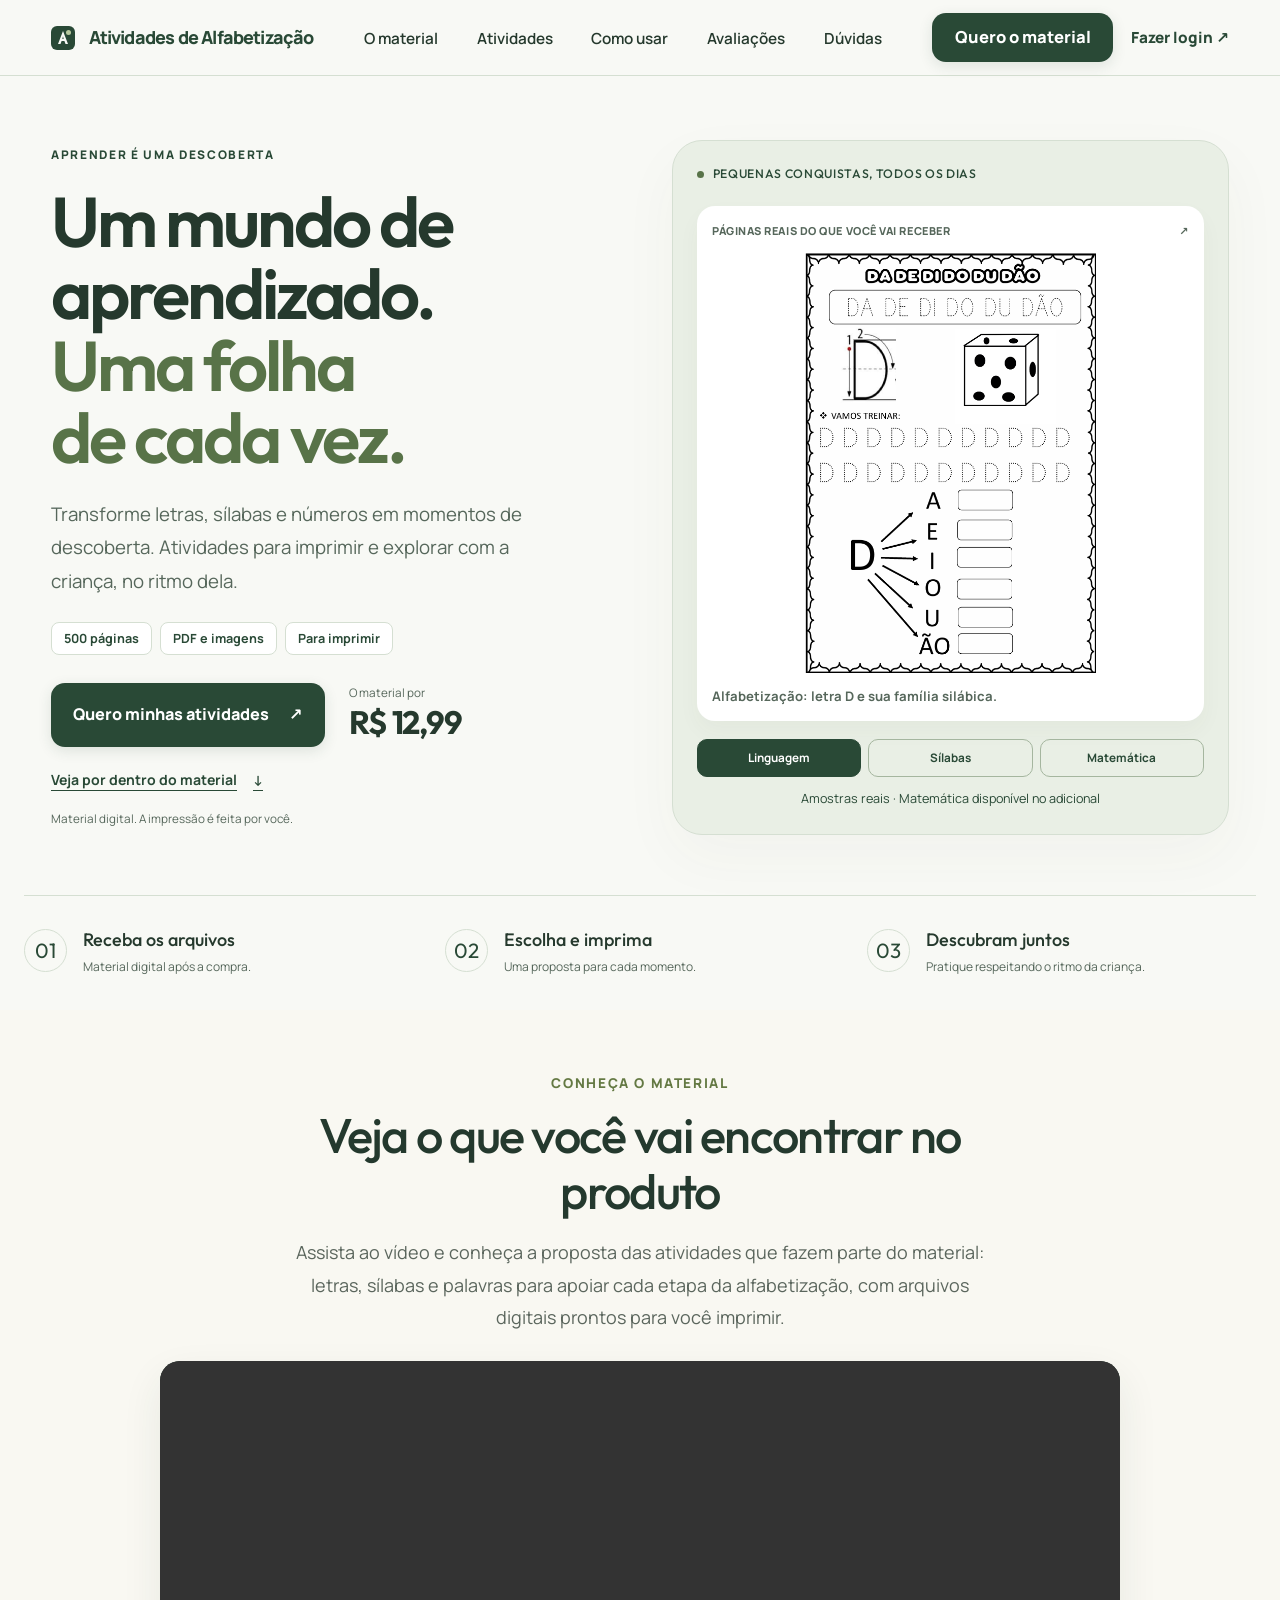
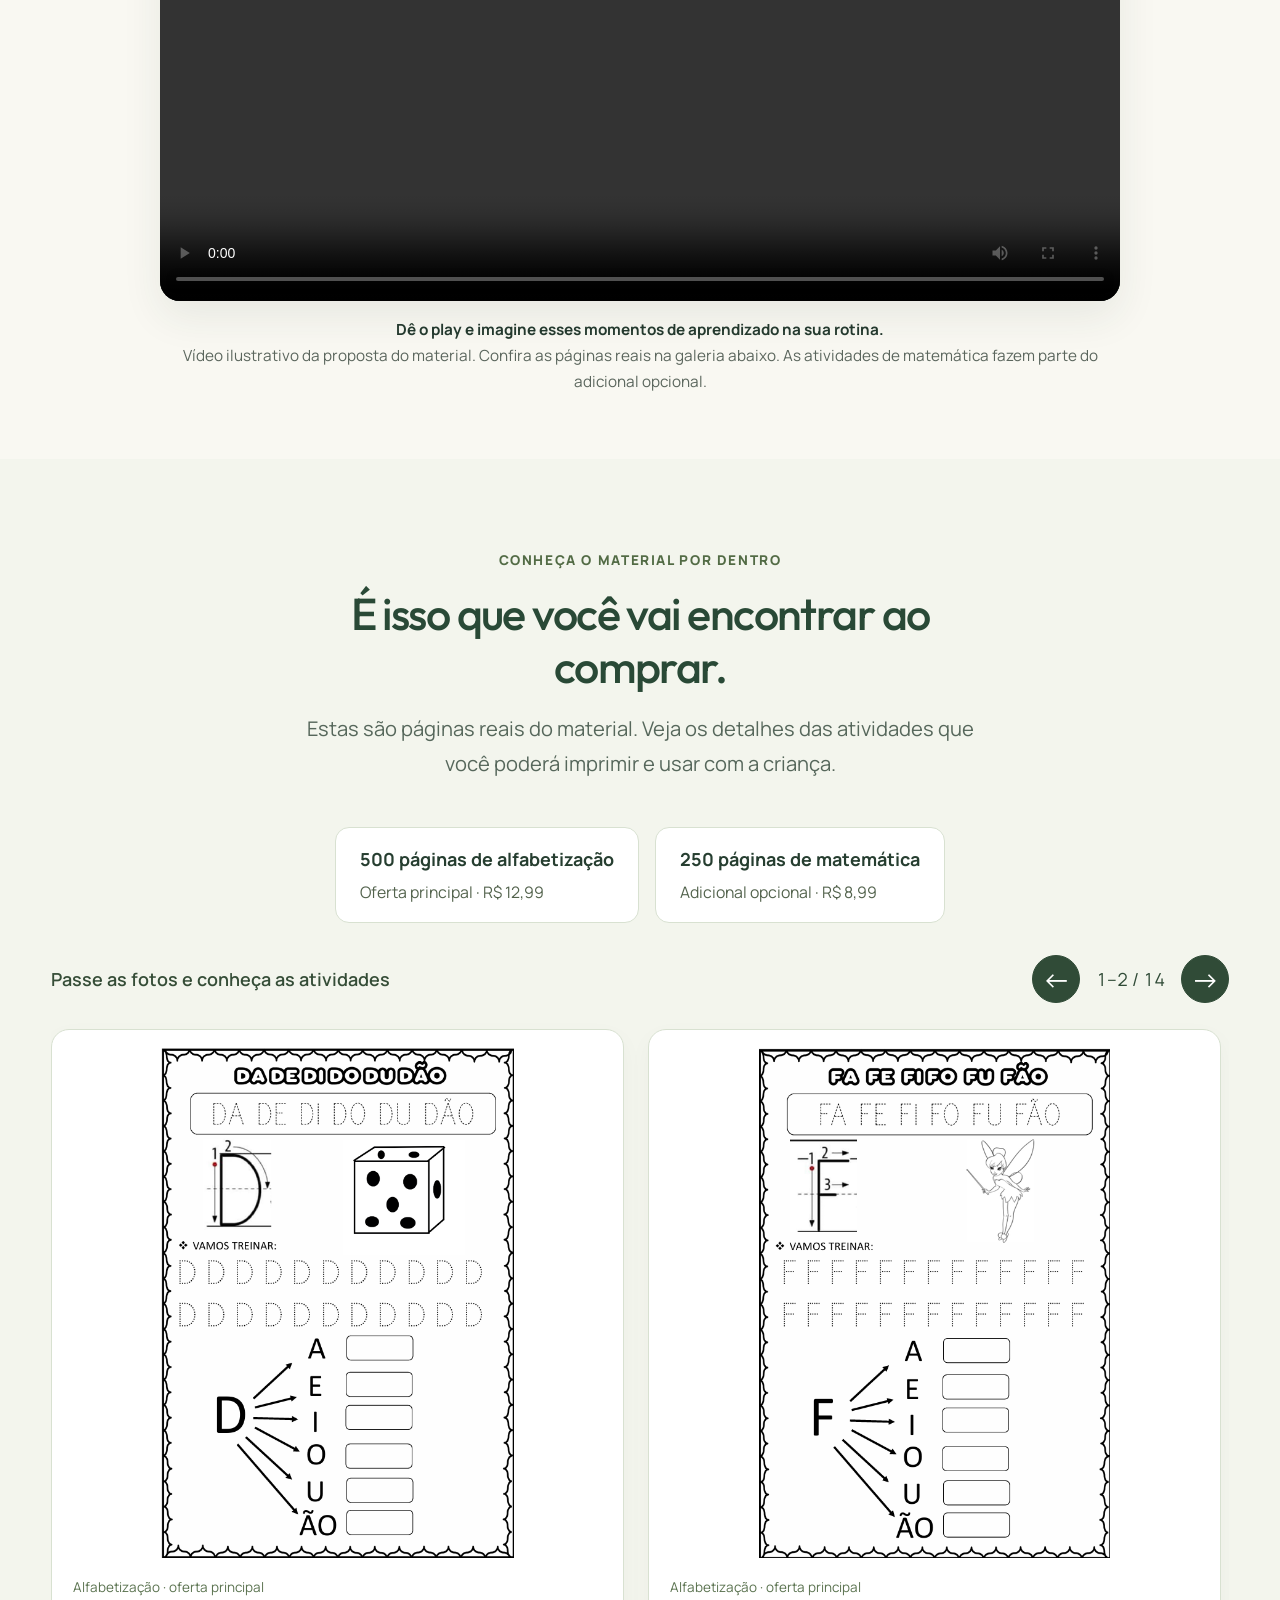
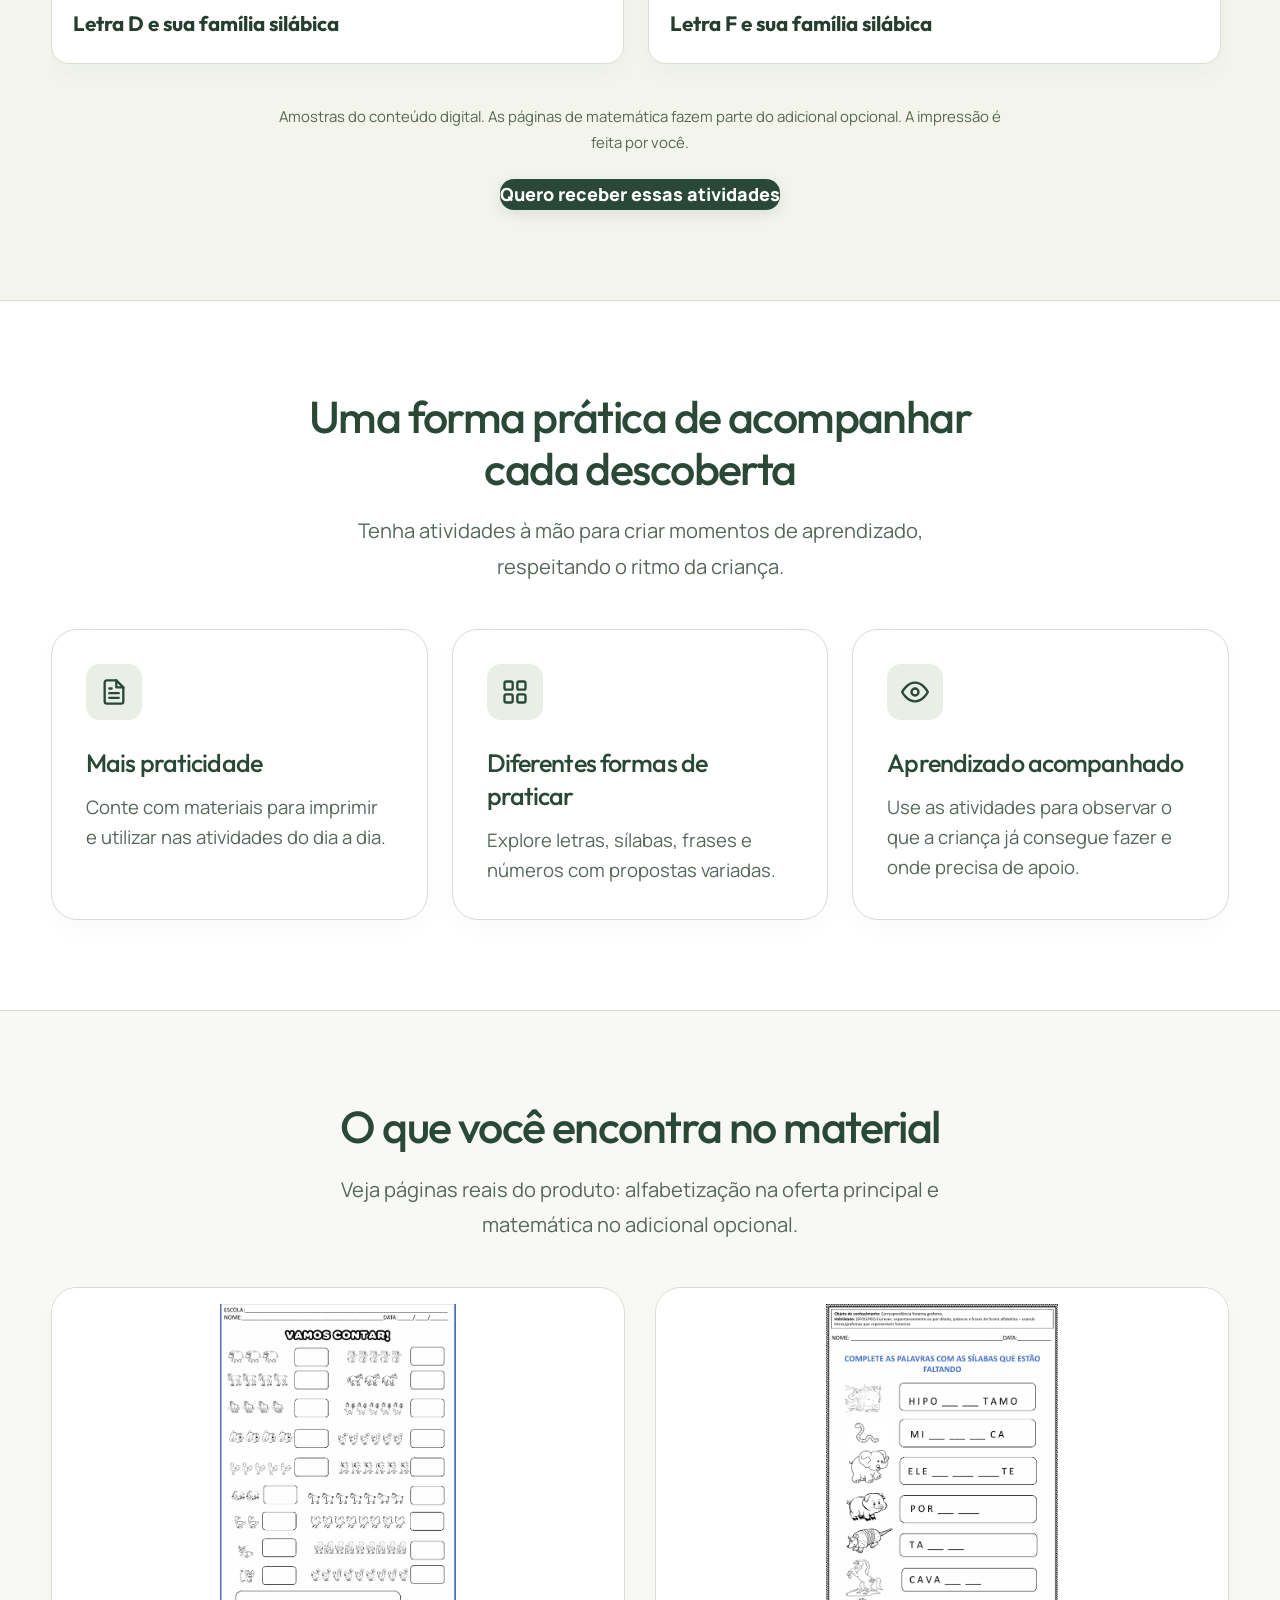
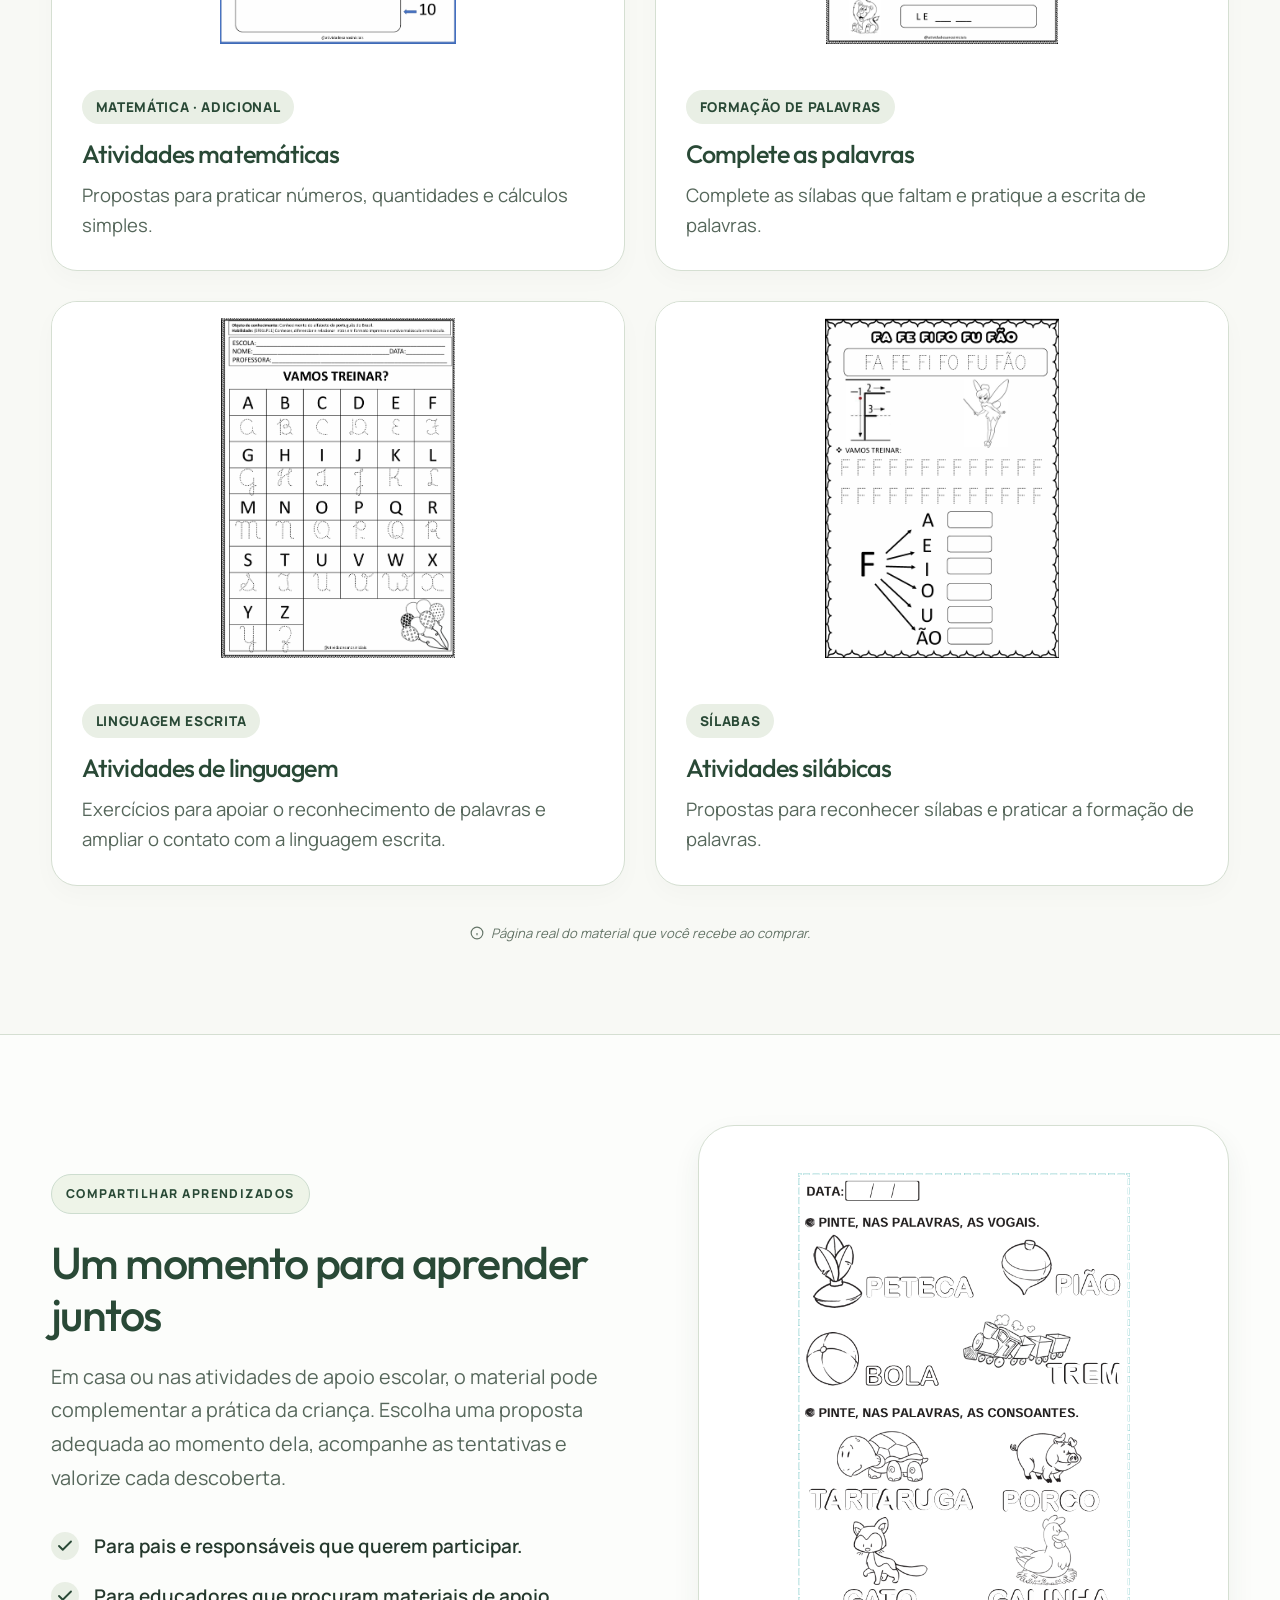
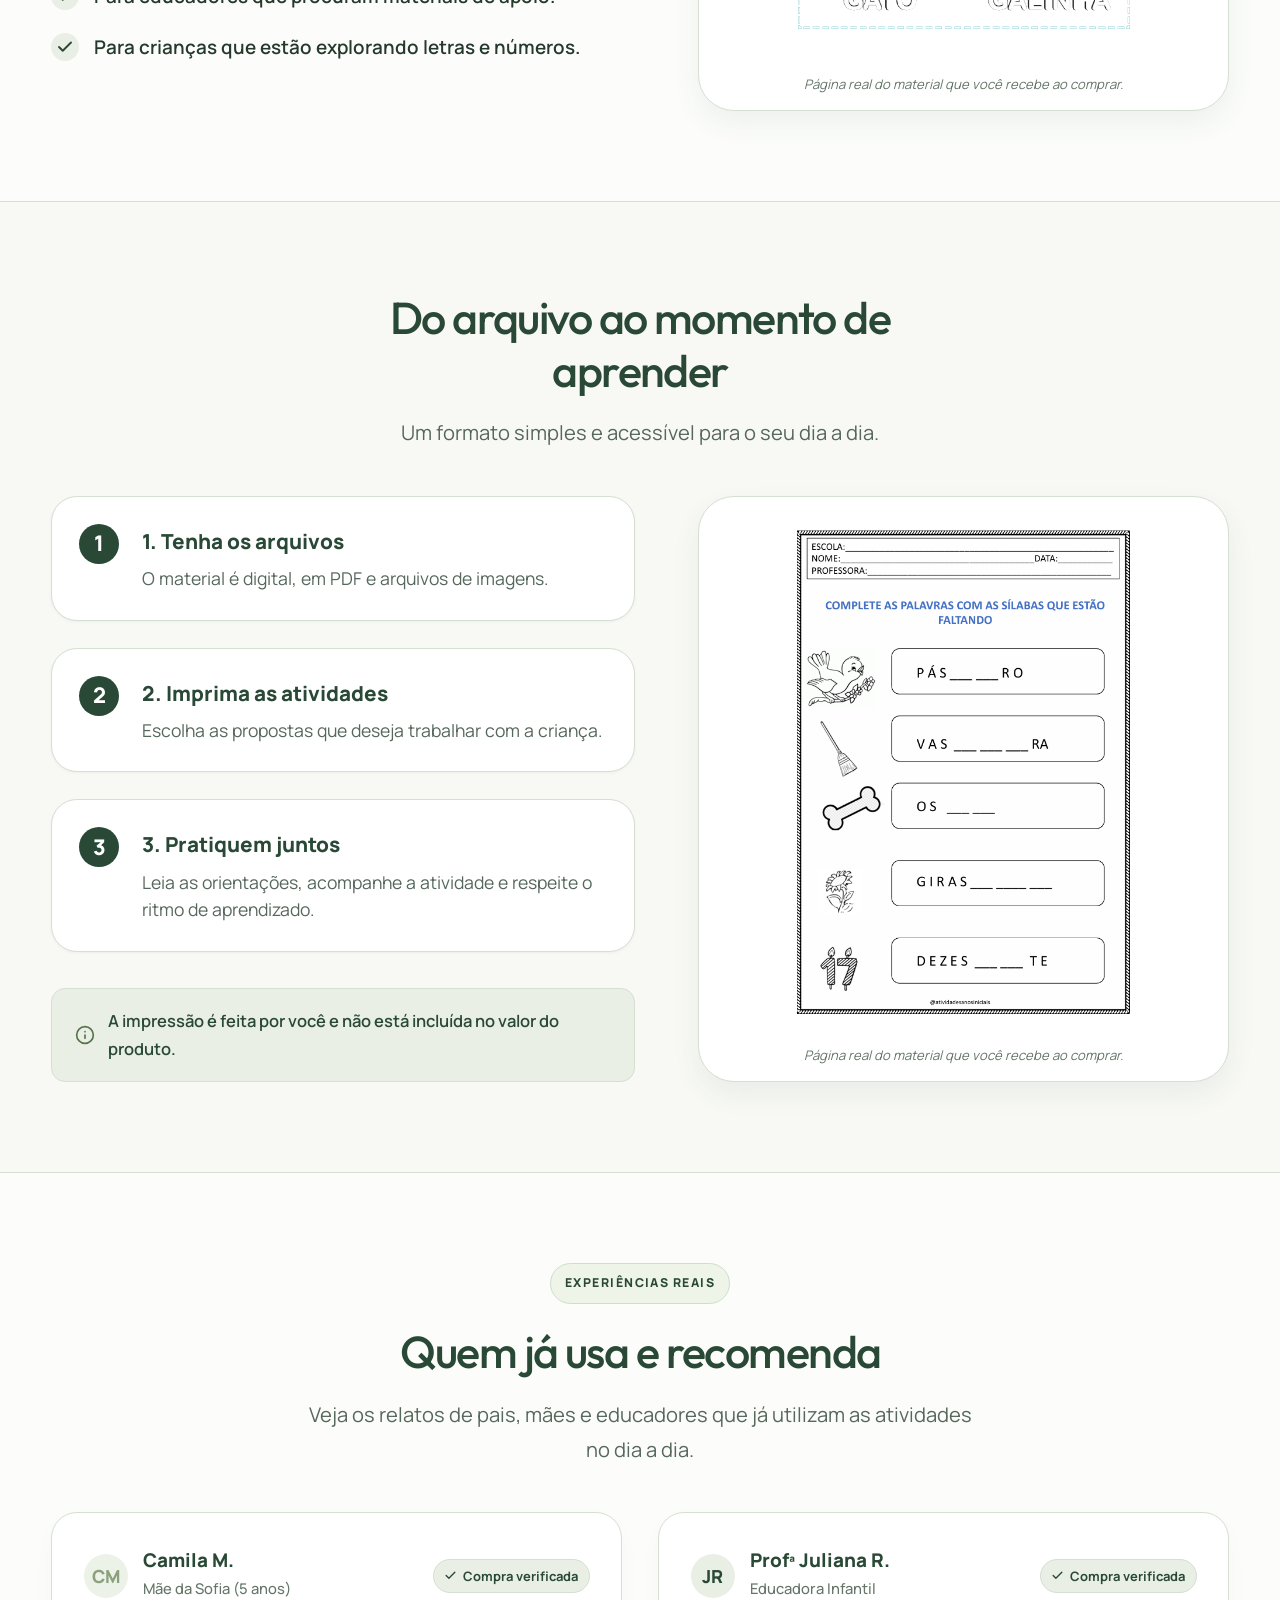
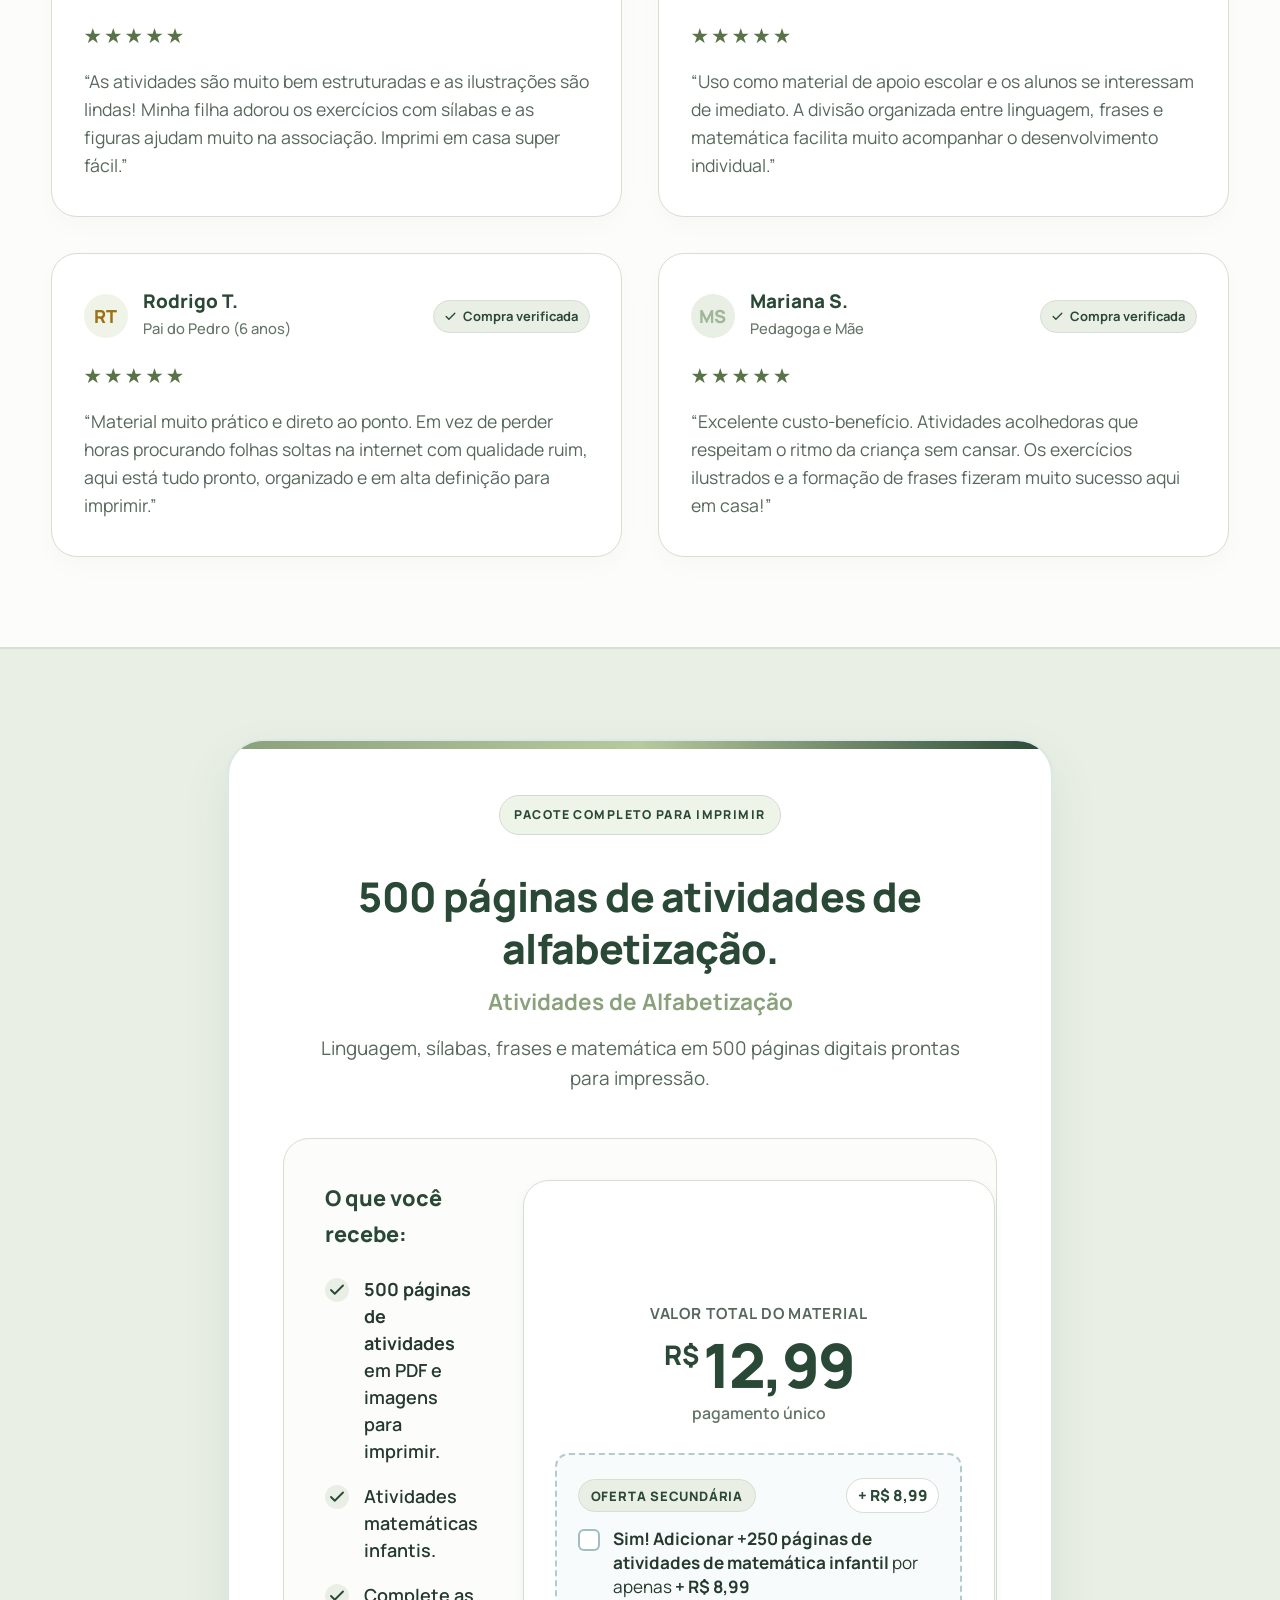
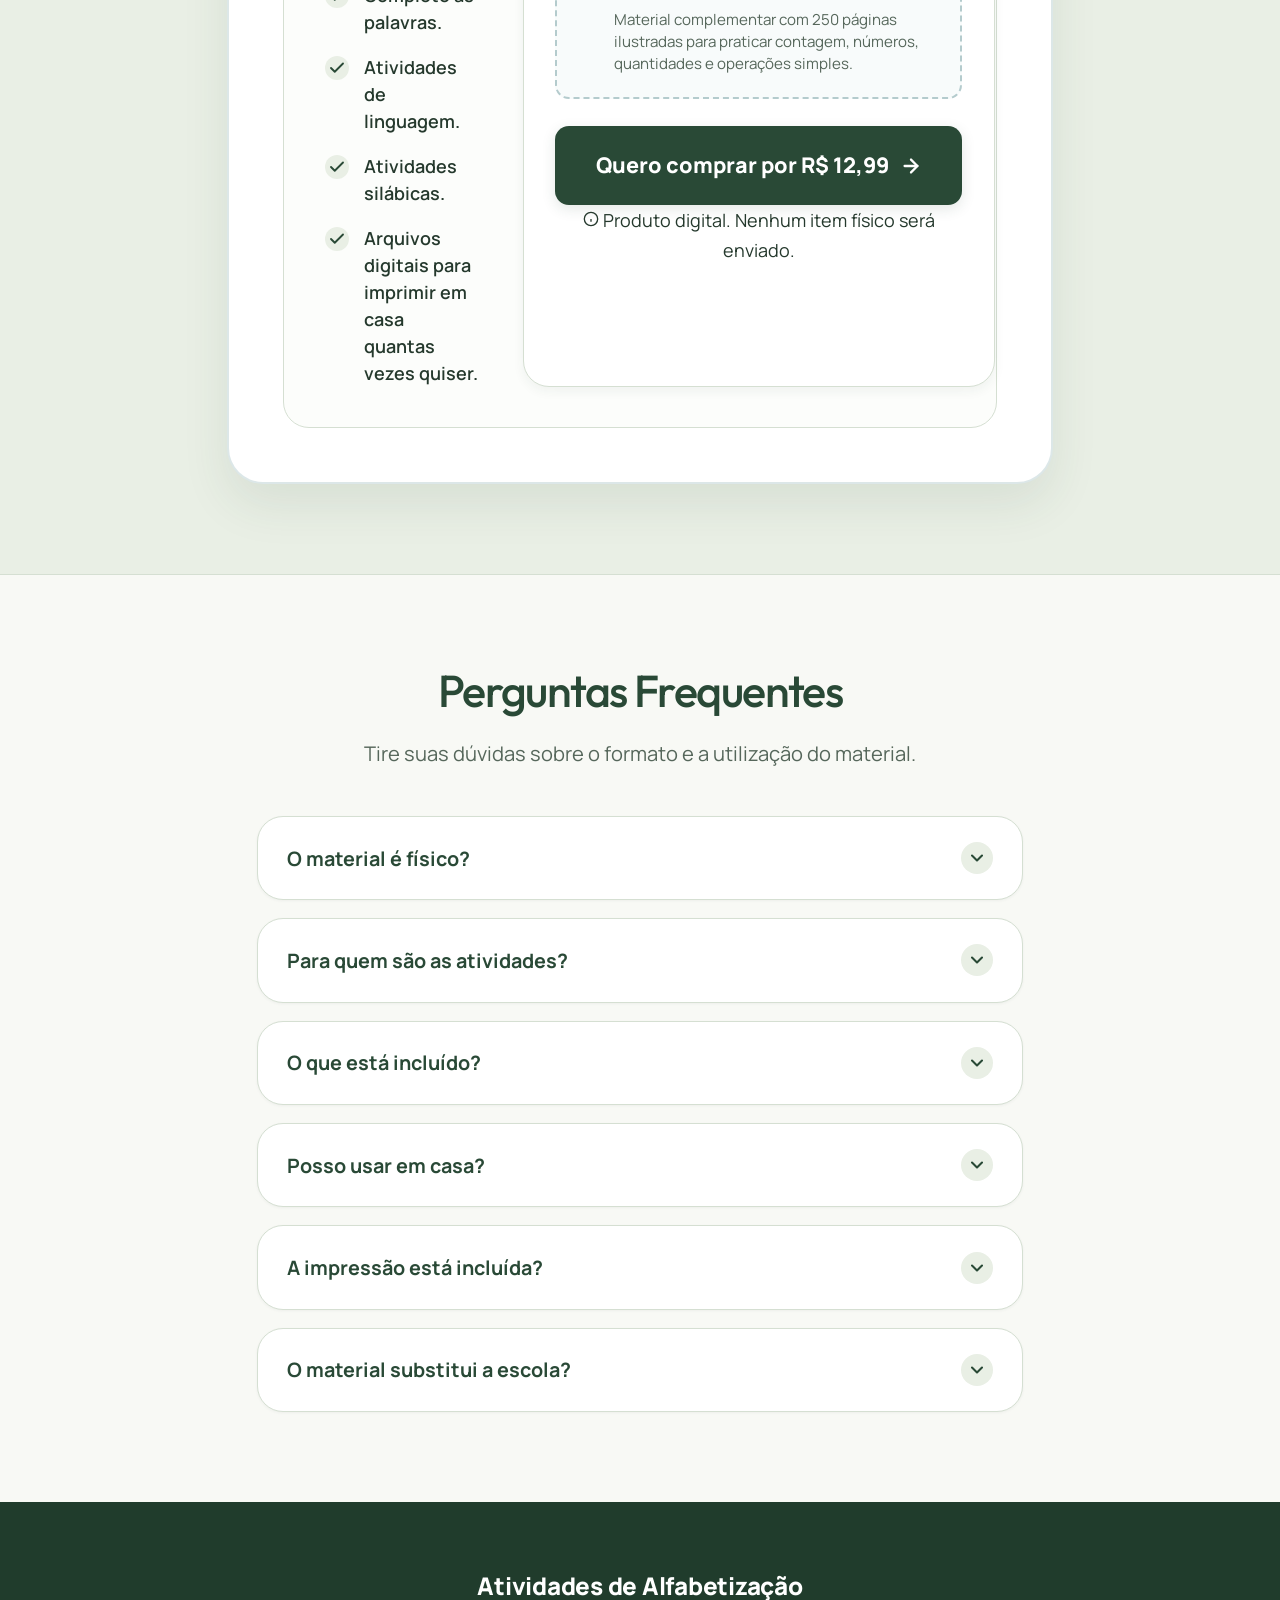
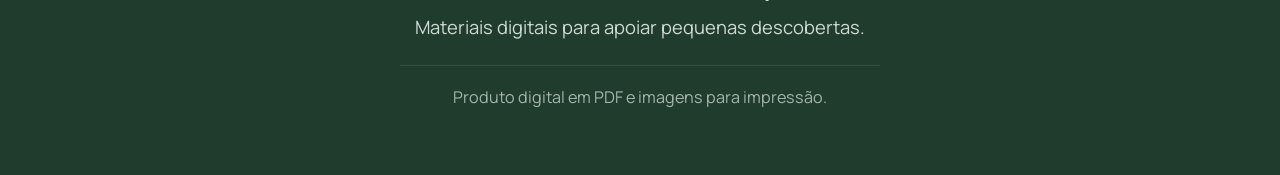
<file: index.html>
<!DOCTYPE html>
<html lang="pt-BR">

<head>
  <meta charset="UTF-8">
  <meta name="viewport" content="width=device-width, initial-scale=1.0, viewport-fit=cover">
  <title>Atividades de Alfabetização | Linguagem e Matemática</title>
  <meta name="description"
    content="Atividades de linguagem, sílabas, frases e matemática em PDF e imagens para imprimir. Conheça o material por R$ 12,99.">

  <!-- Favicon -->
  <link rel="icon" type="image/svg+xml" href="favicon.svg">

  <!-- Open Graph -->
  <meta property="og:title" content="Atividades de Alfabetização | Linguagem e Matemática">
  <meta property="og:description"
    content="Atividades de linguagem, sílabas, frases e matemática em PDF e imagens para imprimir. Conheça o material por R$ 12,99.">
  <meta property="og:type" content="website">
  <meta property="og:image" content="./images/a8968fc6-f1da-4332-89d3-373856552319.png">
  <meta name="theme-color" content="#FFF9F2">

  <!-- Google Fonts: Plus Jakarta Sans -->
  <link rel="preconnect" href="https://fonts.googleapis.com">
  <link rel="preconnect" href="https://fonts.gstatic.com" crossorigin>
  <link href="https://fonts.googleapis.com/css2?family=Manrope:wght@400;500;600;700;800&family=Outfit:wght@400;500;600;700;800&display=swap"
    rel="stylesheet">

  <!-- Stylesheet -->
  <link rel="stylesheet" href="styles.css">
  <link rel="stylesheet" href="modern.css">
  <link rel="stylesheet" href="discovery.css?v=2">
<link rel="stylesheet" href="palette.css?v=1">
<link rel="stylesheet" href="material.css?v=1">
<style>
.video-material{background:#f9f8f2;padding:56px 0 64px}.video-material-inner{max-width:960px;margin:auto}.video-material-heading{max-width:710px;margin:0 auto 28px;text-align:center}.video-material-kicker{color:#647943;font-size:.75rem;font-weight:800;letter-spacing:.12em;text-transform:uppercase}.video-material h2{font-family:Outfit,sans-serif;color:#24392e;font-size:clamp(1.9rem,4vw,2.7rem);line-height:1.15;margin:12px 0 16px;font-weight:500;letter-spacing:-.035em}.video-material-heading p{color:#5b665d;line-height:1.8}.video-material video{display:block;width:100%;height:auto;aspect-ratio:16/9;border-radius:20px;background:#24392e;box-shadow:0 16px 40px #24392e15}.video-material figcaption{text-align:center;color:#5b665d;font-size:.85rem;line-height:1.7;margin-top:16px}.video-material figcaption strong{display:block;color:#24392e}@media(max-width:600px){.video-material{padding:36px 0 42px}.video-material video{border-radius:12px}.video-material-heading{text-align:left}}
</style>
</head>

<body>
  <!-- Link de Acessibilidade -->
  <a href="#conteudo-principal" class="skip-link">Pular para o conteúdo principal</a>

  <!-- 1. CABEÇALHO -->
  <header class="site-header" id="topo">
    <div class="container header-container">
      <a href="#topo" class="logo" aria-label="Atividades de Alfabetização - Início">
        <span class="logo-icon" aria-hidden="true">
          <svg width="24" height="24" viewBox="0 0 24 24" fill="none" xmlns="http://www.w3.org/2000/svg">
            <rect width="24" height="24" rx="6" fill="#175E63" />
            <path d="M12 5L7 18H9.5L10.6 15H13.4L14.5 18H17L12 5ZM11.3 13L12 10.2L12.7 13H11.3Z" fill="#FFF9F2" />
            <circle cx="17.5" cy="6.5" r="2.5" fill="#F2C45B" />
          </svg>
        </span>
        <span class="logo-text">Atividades de Alfabetização</span>
      </a>

      <!-- Navegação Principal -->
      <nav class="main-nav" aria-label="Navegação principal">
        <ul class="nav-list">
          <li><a href="#o-material" class="nav-link">O material</a></li>
          <li><a href="#atividades" class="nav-link">Atividades</a></li>
          <li><a href="#como-usar" class="nav-link">Como usar</a></li>
          <li><a href="#avaliacoes" class="nav-link">Avaliações</a></li>
          <li><a href="#duvidas" class="nav-link">Dúvidas</a></li>
        </ul>
      </nav>

      <div class="header-action">
        <a href="#oferta" class="btn btn-primary btn-sm btn-header" id="btn-header-oferta">
          Quero o material
        </a>
        <a href="conta.html?modo=login" class="account-link">Fazer login ↗</a>
      </div>
    </div>
  </header>

  <!-- CONTEÚDO PRINCIPAL -->
  <main id="conteudo-principal">

    <section class="discovery-hero" id="o-material" aria-labelledby="hero-title">
      <div class="container discovery-grid">
        <div class="discovery-copy">
          <div class="discovery-kicker">APRENDER É UMA DESCOBERTA</div>
          <h1 id="hero-title">Um mundo de<br>aprendizado.<br><span>Uma folha<br> de cada vez.</span></h1>
          <p>Transforme letras, sílabas e números em momentos de descoberta. Atividades para imprimir e explorar com a criança, no ritmo dela.</p>
          <div class="discovery-tags"><span>500 páginas</span><span>PDF e imagens</span><span>Para imprimir</span></div>
          <div class="discovery-purchase"><a href="https://pay.cakto.com.br/o5ez8zz_1096891" class="btn btn-primary btn-lg" id="btn-hero-buy" data-action="buy">Quero minhas atividades <span aria-hidden="true">↗</span></a><div class="discovery-price"><small>O material por</small><strong>R$ 12,99</strong></div></div>
          <a class="discovery-explore" href="#amostras">Veja por dentro do material <span aria-hidden="true">↓</span></a>
          <small class="discovery-note">Material digital. A impressão é feita por você.</small>
        </div>
        <div class="discovery-board">
          <div class="board-top"><span><span class="board-dot"></span> PEQUENAS CONQUISTAS, TODOS OS DIAS</span></div>
          <div class="learning-tiles" aria-label="Letras, palavras e números"><div class="learning-tile tile-letter"><strong>Aa</strong><span>Reconhecer letras</span></div><div class="learning-tile tile-word"><strong>BA + LA</strong><span>Descobrir palavras</span></div><div class="learning-tile tile-number"><strong>1 2 3</strong><span>Explorar números</span></div></div>
          <figure class="discovery-preview"><div class="preview-heading"><span>PÁGINAS REAIS DO QUE VOCÊ VAI RECEBER</span><span aria-hidden="true">↗</span></div><img id="discovery-sample" src="./images/material-01.png" alt="Página real do material: Letra D e sua família silábica" width="600" height="400" fetchpriority="high"><figcaption id="sample-caption">Alfabetização: letra D e sua família silábica.</figcaption></figure>
          <div class="sample-buttons" role="group" aria-label="Escolha um tema para visualizar"><button type="button" data-sample="language" aria-pressed="true">Linguagem</button><button type="button" data-sample="syllables" aria-pressed="false">Sílabas</button><button type="button" data-sample="math" aria-pressed="false">Matemática</button></div>
          <p class="board-footnote">Amostras reais · Matemática disponível no adicional</p>
        </div>
      </div>
      <ol class="container discovery-steps" aria-label="Como usar o material"><li><span class="step-number">01</span><div><strong>Receba os arquivos</strong><p>Material digital após a compra.</p></div></li><li><span class="step-number">02</span><div><strong>Escolha e imprima</strong><p>Uma proposta para cada momento.</p></div></li><li><span class="step-number">03</span><div><strong>Descubram juntos</strong><p>Pratique respeitando o ritmo da criança.</p></div></li></ol>
    </section>
    <section class="video-material" id="video-material" aria-labelledby="video-material-title">
      <div class="container"><div class="video-material-inner">
        <div class="video-material-heading">
          <span class="video-material-kicker">Conheça o material</span>
          <h2 id="video-material-title">Veja o que você vai encontrar no produto</h2>
          <p>Assista ao vídeo e conheça a proposta das atividades que fazem parte do material: letras, sílabas e palavras para apoiar cada etapa da alfabetização, com arquivos digitais prontos para você imprimir.</p>
        </div>
        <figure>
          <video controls playsinline preload="metadata" aria-label="Vídeo de apresentação das atividades de alfabetização" aria-describedby="video-material-description" width="1920" height="1080">
            <source src="videos/transforming-classroom.mp4#t=0.001" type="video/mp4">
            Seu navegador não suporta a reprodução deste vídeo.
          </video>
          <figcaption id="video-material-description"><strong>Dê o play e imagine esses momentos de aprendizado na sua rotina.</strong>Vídeo ilustrativo da proposta do material. Confira as páginas reais na galeria abaixo. As atividades de matemática fazem parte do adicional opcional.</figcaption>
        </figure>
      </div></div>
    </section>


<section class="section material-gallery" id="amostras" aria-labelledby="material-title"><div class="container">
<header class="section-header"><p class="material-eyebrow">CONHEÇA O MATERIAL POR DENTRO</p><h2 class="section-title" id="material-title">É isso que você vai encontrar ao comprar.</h2><p class="section-subtitle">Estas são páginas reais do material. Veja os detalhes das atividades que você poderá imprimir e usar com a criança.</p></header>
<div class="material-packages"><span><strong>500 páginas de alfabetização</strong>Oferta principal · R$ 12,99</span><span><strong>250 páginas de matemática</strong>Adicional opcional · R$ 8,99</span></div>
<div class="material-carousel" role="region" aria-roledescription="carrossel" aria-label="Fotos reais das atividades">
<div class="material-controls"><p>Passe as fotos e conheça as atividades</p><div><button type="button" id="material-prev" aria-label="Ver foto anterior" aria-controls="material-track">←</button><span id="material-counter" aria-live="polite">1 / 14</span><button type="button" id="material-next" aria-label="Ver próxima foto" aria-controls="material-track">→</button></div></div>
<div class="material-track" id="material-track" tabindex="0" aria-label="Use as setas do teclado ou deslize para ver as fotos"><figure class="material-slide" role="group" aria-roledescription="slide" aria-label="1 de 14"><img src="images/material-01.png" alt="Letra D e sua família silábica" loading="lazy" decoding="async"><figcaption><span>Alfabetização · oferta principal</span><strong>Letra D e sua família silábica</strong></figcaption></figure><figure class="material-slide" role="group" aria-roledescription="slide" aria-label="2 de 14"><img src="images/material-02.png" alt="Letra F e sua família silábica" loading="lazy" decoding="async"><figcaption><span>Alfabetização · oferta principal</span><strong>Letra F e sua família silábica</strong></figcaption></figure><figure class="material-slide" role="group" aria-roledescription="slide" aria-label="3 de 14"><img src="images/material-03.png" alt="Treino do alfabeto" loading="lazy" decoding="async"><figcaption><span>Alfabetização · oferta principal</span><strong>Treino do alfabeto</strong></figcaption></figure><figure class="material-slide" role="group" aria-roledescription="slide" aria-label="4 de 14"><img src="images/material-04.png" alt="Complete as sílabas dos animais" loading="lazy" decoding="async"><figcaption><span>Alfabetização · oferta principal</span><strong>Complete as sílabas dos animais</strong></figcaption></figure><figure class="material-slide" role="group" aria-roledescription="slide" aria-label="5 de 14"><img src="images/material-05.png" alt="Complete as palavras" loading="lazy" decoding="async"><figcaption><span>Alfabetização · oferta principal</span><strong>Complete as palavras</strong></figcaption></figure><figure class="material-slide" role="group" aria-roledescription="slide" aria-label="6 de 14"><img src="images/material-06.png" alt="Palavras com Ã e ÃO" loading="lazy" decoding="async"><figcaption><span>Alfabetização · oferta principal</span><strong>Palavras com Ã e ÃO</strong></figcaption></figure><figure class="material-slide" role="group" aria-roledescription="slide" aria-label="7 de 14"><img src="images/material-07.png" alt="Vogais e consoantes" loading="lazy" decoding="async"><figcaption><span>Alfabetização · oferta principal</span><strong>Vogais e consoantes</strong></figcaption></figure><figure class="material-slide" role="group" aria-roledescription="slide" aria-label="8 de 14"><img src="images/material-08.png" alt="Sons e família da letra B" loading="lazy" decoding="async"><figcaption><span>Alfabetização · oferta principal</span><strong>Sons e família da letra B</strong></figcaption></figure><figure class="material-slide" role="group" aria-roledescription="slide" aria-label="9 de 14"><img src="images/material-09.png" alt="Sílabas CA, QUE, QUI, CO e CU" loading="lazy" decoding="async"><figcaption><span>Alfabetização · oferta principal</span><strong>Sílabas CA, QUE, QUI, CO e CU</strong></figcaption></figure><figure class="material-slide" role="group" aria-roledescription="slide" aria-label="10 de 14"><img src="images/material-10.png" alt="Contagem e gráfico dos animais" loading="lazy" decoding="async"><figcaption><span>Matemática · adicional opcional</span><strong>Contagem e gráfico dos animais</strong></figcaption></figure><figure class="material-slide" role="group" aria-roledescription="slide" aria-label="11 de 14"><img src="images/material-11.png" alt="Medida de tempo e relógios" loading="lazy" decoding="async"><figcaption><span>Matemática · adicional opcional</span><strong>Medida de tempo e relógios</strong></figcaption></figure><figure class="material-slide" role="group" aria-roledescription="slide" aria-label="12 de 14"><img src="images/material-12.png" alt="Vamos contar os animais" loading="lazy" decoding="async"><figcaption><span>Matemática · adicional opcional</span><strong>Vamos contar os animais</strong></figcaption></figure><figure class="material-slide" role="group" aria-roledescription="slide" aria-label="13 de 14"><img src="images/material-13.png" alt="Conte os objetos escolares" loading="lazy" decoding="async"><figcaption><span>Matemática · adicional opcional</span><strong>Conte os objetos escolares</strong></figcaption></figure><figure class="material-slide" role="group" aria-roledescription="slide" aria-label="14 de 14"><img src="images/material-14.png" alt="Quarenta e quatro dezenas" loading="lazy" decoding="async"><figcaption><span>Matemática · adicional opcional</span><strong>Quarenta e quatro dezenas</strong></figcaption></figure></div></div><p class="material-note">Amostras do conteúdo digital. As páginas de matemática fazem parte do adicional opcional. A impressão é feita por você.</p><div class="material-cta"><a class="btn btn-primary" href="#oferta">Quero receber essas atividades</a></div></div></section>
    <!-- 3. BENEFÍCIOS -->
    <section class="section benefits-section" id="beneficios" aria-labelledby="benefits-title">
      <div class="container">

        <header class="section-header">
          <h2 id="benefits-title" class="section-title">
            Uma forma prática de acompanhar cada descoberta
          </h2>
          <p class="section-subtitle">
            Tenha atividades à mão para criar momentos de aprendizado, respeitando o ritmo da criança.
          </p>
        </header>

        <div class="benefits-grid">
          <!-- Card 1 -->
          <article class="benefit-card">
            <div class="benefit-icon-wrapper icon-teal" aria-hidden="true">
              <svg width="28" height="28" viewBox="0 0 24 24" fill="none" stroke="currentColor" stroke-width="2"
                stroke-linecap="round" stroke-linejoin="round">
                <path d="M14 2H6a2 2 0 0 0-2 2v16a2 2 0 0 0 2 2h12a2 2 0 0 0 2-2V8z"></path>
                <polyline points="14 2 14 8 20 8"></polyline>
                <line x1="16" y1="13" x2="8" y2="13"></line>
                <line x1="16" y1="17" x2="8" y2="17"></line>
                <polyline points="10 9 9 9 8 9"></polyline>
              </svg>
            </div>
            <h3 class="benefit-title">Mais praticidade</h3>
            <p class="benefit-text">
              Conte com materiais para imprimir e utilizar nas atividades do dia a dia.
            </p>
          </article>

          <!-- Card 2 -->
          <article class="benefit-card">
            <div class="benefit-icon-wrapper icon-coral" aria-hidden="true">
              <svg width="28" height="28" viewBox="0 0 24 24" fill="none" stroke="currentColor" stroke-width="2"
                stroke-linecap="round" stroke-linejoin="round">
                <rect x="3" y="3" width="7" height="7" rx="1.5"></rect>
                <rect x="14" y="3" width="7" height="7" rx="1.5"></rect>
                <rect x="14" y="14" width="7" height="7" rx="1.5"></rect>
                <rect x="3" y="14" width="7" height="7" rx="1.5"></rect>
              </svg>
            </div>
            <h3 class="benefit-title">Diferentes formas de praticar</h3>
            <p class="benefit-text">
              Explore letras, sílabas, frases e números com propostas variadas.
            </p>
          </article>

          <!-- Card 3 -->
          <article class="benefit-card">
            <div class="benefit-icon-wrapper icon-lavender" aria-hidden="true">
              <svg width="28" height="28" viewBox="0 0 24 24" fill="none" stroke="currentColor" stroke-width="2"
                stroke-linecap="round" stroke-linejoin="round">
                <path d="M1 12s4-8 11-8 11 8 11 8-4 8-11 8-11-8-11-8z"></path>
                <circle cx="12" cy="12" r="3"></circle>
              </svg>
            </div>
            <h3 class="benefit-title">Aprendizado acompanhado</h3>
            <p class="benefit-text">
              Use as atividades para observar o que a criança já consegue fazer e onde precisa de apoio.
            </p>
          </article>
        </div>

      </div>
    </section>

    <!-- 4. CONTEÚDO DO PRODUTO -->
    <section class="section content-section" id="atividades" aria-labelledby="content-title">
      <div class="container">

        <header class="section-header">
          <h2 id="content-title" class="section-title">
            O que você encontra no material
          </h2>
          <p class="section-subtitle">
            Veja páginas reais do produto: alfabetização na oferta principal e matemática no adicional opcional.
          </p>
        </header>

        <div class="content-grid">
          <!-- Card 1: Matemática -->
          <article class="content-card">
            <div class="content-image-wrapper">
              <img src="./images/material-12.png"
                alt="Página real do material: Vamos contar os animais" class="content-img"
                id="img-content-math" loading="lazy" decoding="async" width="600" height="400">
            </div>
            <div class="content-body">
              <div class="content-tag tag-yellow">Matemática · adicional</div>
              <h3 class="content-card-title">Atividades matemáticas</h3>
              <p class="content-card-desc">
                Propostas para praticar números, quantidades e cálculos simples.
              </p>
            </div>
          </article>

          <!-- Card 2: Complete as palavras -->
          <article class="content-card">
            <div class="content-image-wrapper">
              <img src="./images/material-04.png"
                alt="Página real do material: Complete as sílabas dos animais" class="content-img"
                id="img-content-phrases" loading="lazy" decoding="async" width="600" height="400">
            </div>
            <div class="content-body">
              <div class="content-tag tag-coral">Formação de palavras</div>
              <h3 class="content-card-title">Complete as palavras</h3>
              <p class="content-card-desc">
                Complete as sílabas que faltam e pratique a escrita de palavras.
              </p>
            </div>
          </article>

          <!-- Card 3: Atividades de linguagem -->
          <article class="content-card">
            <div class="content-image-wrapper">
              <img src="./images/material-03.png"
                alt="Página real do material: Treino do alfabeto" class="content-img"
                id="img-content-language" loading="lazy" decoding="async" width="600" height="400">
            </div>
            <div class="content-body">
              <div class="content-tag tag-teal">Linguagem escrita</div>
              <h3 class="content-card-title">Atividades de linguagem</h3>
              <p class="content-card-desc">
                Exercícios para apoiar o reconhecimento de palavras e ampliar o contato com a linguagem escrita.
              </p>
            </div>
          </article>

          <!-- Card 4: Atividades silábicas -->
          <article class="content-card">
            <div class="content-image-wrapper">
              <img src="./images/material-02.png"
                alt="Página real do material: Letra F e sua família silábica" class="content-img"
                id="img-content-syllables" loading="lazy" decoding="async" width="600" height="400">
            </div>
            <div class="content-body">
              <div class="content-tag tag-lavender">Sílabas</div>
              <h3 class="content-card-title">Atividades silábicas</h3>
              <p class="content-card-desc">
                Propostas para reconhecer sílabas e praticar a formação de palavras.
              </p>
            </div>
          </article>
        </div>

        <div class="gallery-caption-wrapper">
          <p class="image-caption text-center">
            <svg width="14" height="14" viewBox="0 0 24 24" fill="none" stroke="currentColor" stroke-width="2"
              aria-hidden="true">
              <circle cx="12" cy="12" r="10"></circle>
              <line x1="12" y1="16" x2="12" y2="12"></line>
              <line x1="12" y1="8" x2="12.01" y2="8"></line>
            </svg>
            Página real do material que você recebe ao comprar.
          </p>
        </div>

      </div>
    </section>

    <!-- 5. USO NO DIA A DIA -->
    <section class="section daily-use-section" id="uso" aria-labelledby="daily-use-title">
      <div class="container daily-use-container">

        <!-- Coluna de Conteúdo -->
        <div class="daily-use-content">
          <div class="badge-tag">
            COMPARTILHAR APRENDIZADOS
          </div>

          <h2 id="daily-use-title" class="section-title">
            Um momento para aprender juntos
          </h2>

          <p class="daily-use-description">
            Em casa ou nas atividades de apoio escolar, o material pode complementar a prática da criança. Escolha uma
            proposta adequada ao momento dela, acompanhe as tentativas e valorize cada descoberta.
          </p>

          <ul class="audience-list" aria-label="Para quem é indicado">
            <li class="audience-item">
              <span class="audience-check" aria-hidden="true">
                <svg width="18" height="18" viewBox="0 0 24 24" fill="none" stroke="currentColor" stroke-width="2.5"
                  stroke-linecap="round" stroke-linejoin="round">
                  <polyline points="20 6 9 17 4 12"></polyline>
                </svg>
              </span>
              <span>Para pais e responsáveis que querem participar.</span>
            </li>
            <li class="audience-item">
              <span class="audience-check" aria-hidden="true">
                <svg width="18" height="18" viewBox="0 0 24 24" fill="none" stroke="currentColor" stroke-width="2.5"
                  stroke-linecap="round" stroke-linejoin="round">
                  <polyline points="20 6 9 17 4 12"></polyline>
                </svg>
              </span>
              <span>Para educadores que procuram materiais de apoio.</span>
            </li>
            <li class="audience-item">
              <span class="audience-check" aria-hidden="true">
                <svg width="18" height="18" viewBox="0 0 24 24" fill="none" stroke="currentColor" stroke-width="2.5"
                  stroke-linecap="round" stroke-linejoin="round">
                  <polyline points="20 6 9 17 4 12"></polyline>
                </svg>
              </span>
              <span>Para crianças que estão explorando letras e números.</span>
            </li>
          </ul>
        </div>

        <!-- Coluna de Imagem / Família -->
        <div class="daily-use-visual">
          <div class="image-frame-rounded">
            <img src="./images/material-07.png"
              alt="Página real do material: Vogais e consoantes"
              class="rounded-cover-img" id="img-family-learning" loading="lazy" decoding="async" width="650"
              height="433">
            <figcaption class="image-caption">
              Página real do material que você recebe ao comprar.
            </figcaption>
          </div>
        </div>

      </div>
    </section>

    <!-- 6. COMO USAR -->
    <section class="section how-to-use-section" id="como-usar" aria-labelledby="how-title">
      <div class="container">

        <header class="section-header">
          <h2 id="how-title" class="section-title">
            Do arquivo ao momento de aprender
          </h2>
          <p class="section-subtitle">
            Um formato simples e acessível para o seu dia a dia.
          </p>
        </header>

        <div class="how-to-use-layout">

          <!-- Lista de Passos -->
          <div class="steps-container">
            <ol class="steps-list">
              <!-- Passo 1 -->
              <li class="step-card">
                <div class="step-number-badge" aria-hidden="true">1</div>
                <div class="step-info">
                  <h3 class="step-title">1. Tenha os arquivos</h3>
                  <p class="step-desc">
                    O material é digital, em PDF e arquivos de imagens.
                  </p>
                </div>
              </li>

              <!-- Passo 2 -->
              <li class="step-card">
                <div class="step-number-badge" aria-hidden="true">2</div>
                <div class="step-info">
                  <h3 class="step-title">2. Imprima as atividades</h3>
                  <p class="step-desc">
                    Escolha as propostas que deseja trabalhar com a criança.
                  </p>
                </div>
              </li>

              <!-- Passo 3 -->
              <li class="step-card">
                <div class="step-number-badge" aria-hidden="true">3</div>
                <div class="step-info">
                  <h3 class="step-title">3. Pratiquem juntos</h3>
                  <p class="step-desc">
                    Leia as orientações, acompanhe a atividade e respeite o ritmo de aprendizado.
                  </p>
                </div>
              </li>
            </ol>

            <div class="print-disclaimer-box">
              <svg width="20" height="20" viewBox="0 0 24 24" fill="none" stroke="currentColor" stroke-width="2"
                stroke-linecap="round" stroke-linejoin="round" aria-hidden="true">
                <circle cx="12" cy="12" r="10"></circle>
                <line x1="12" y1="16" x2="12" y2="12"></line>
                <line x1="12" y1="8" x2="12.01" y2="8"></line>
              </svg>
              <span>A impressão é feita por você e não está incluída no valor do produto.</span>
            </div>
          </div>

          <!-- Imagem da Impressão em Casa -->
          <div class="how-visual">
            <div class="image-frame-rounded">
              <img src="./images/material-05.png"
                alt="Página real do material: Complete as palavras"
                class="rounded-cover-img" id="img-home-printing" loading="lazy" decoding="async" width="650"
                height="433">
              <figcaption class="image-caption">
                Página real do material que você recebe ao comprar.
              </figcaption>
            </div>
          </div>

        </div>

      </div>
    </section>

    <!-- 6.5 AVALIAÇÕES E COMENTÁRIOS POSITIVOS -->
    <section class="section testimonials-section" id="avaliacoes" aria-labelledby="testimonials-title">
      <div class="container">

        <header class="section-header">
          <div class="badge-tag">
            EXPERIÊNCIAS REAIS
          </div>
          <h2 id="testimonials-title" class="section-title">
            Quem já usa e recomenda
          </h2>
          <p class="section-subtitle">
            Veja os relatos de pais, mães e educadores que já utilizam as atividades no dia a dia.
          </p>
        </header>

        <div class="testimonials-grid">
          <!-- Avaliação 1 -->
          <article class="testimonial-card">
            <div class="testimonial-header">
              <div class="testimonial-avatar avatar-coral" aria-hidden="true">CM</div>
              <div class="testimonial-author-info">
                <h3 class="testimonial-name">Camila M.</h3>
                <span class="testimonial-role">Mãe da Sofia (5 anos)</span>
              </div>
              <div class="verified-badge">
                <svg width="13" height="13" viewBox="0 0 24 24" fill="none" stroke="currentColor" stroke-width="2.5"
                  stroke-linecap="round" stroke-linejoin="round" aria-hidden="true">
                  <polyline points="20 6 9 17 4 12"></polyline>
                </svg>
                <span>Compra verificada</span>
              </div>
            </div>
            <div class="testimonial-stars" aria-label="Avaliação: 5 de 5 estrelas">
              ★★★★★
            </div>
            <p class="testimonial-quote">
              “As atividades são muito bem estruturadas e as ilustrações são lindas! Minha filha adorou os exercícios
              com sílabas e as figuras ajudam muito na associação. Imprimi em casa super fácil.”
            </p>
          </article>

          <!-- Avaliação 2 -->
          <article class="testimonial-card">
            <div class="testimonial-header">
              <div class="testimonial-avatar avatar-teal" aria-hidden="true">JR</div>
              <div class="testimonial-author-info">
                <h3 class="testimonial-name">Profª Juliana R.</h3>
                <span class="testimonial-role">Educadora Infantil</span>
              </div>
              <div class="verified-badge">
                <svg width="13" height="13" viewBox="0 0 24 24" fill="none" stroke="currentColor" stroke-width="2.5"
                  stroke-linecap="round" stroke-linejoin="round" aria-hidden="true">
                  <polyline points="20 6 9 17 4 12"></polyline>
                </svg>
                <span>Compra verificada</span>
              </div>
            </div>
            <div class="testimonial-stars" aria-label="Avaliação: 5 de 5 estrelas">
              ★★★★★
            </div>
            <p class="testimonial-quote">
              “Uso como material de apoio escolar e os alunos se interessam de imediato. A divisão organizada entre
              linguagem, frases e matemática facilita muito acompanhar o desenvolvimento individual.”
            </p>
          </article>

          <!-- Avaliação 3 -->
          <article class="testimonial-card">
            <div class="testimonial-header">
              <div class="testimonial-avatar avatar-yellow" aria-hidden="true">RT</div>
              <div class="testimonial-author-info">
                <h3 class="testimonial-name">Rodrigo T.</h3>
                <span class="testimonial-role">Pai do Pedro (6 anos)</span>
              </div>
              <div class="verified-badge">
                <svg width="13" height="13" viewBox="0 0 24 24" fill="none" stroke="currentColor" stroke-width="2.5"
                  stroke-linecap="round" stroke-linejoin="round" aria-hidden="true">
                  <polyline points="20 6 9 17 4 12"></polyline>
                </svg>
                <span>Compra verificada</span>
              </div>
            </div>
            <div class="testimonial-stars" aria-label="Avaliação: 5 de 5 estrelas">
              ★★★★★
            </div>
            <p class="testimonial-quote">
              “Material muito prático e direto ao ponto. Em vez de perder horas procurando folhas soltas na internet com
              qualidade ruim, aqui está tudo pronto, organizado e em alta definição para imprimir.”
            </p>
          </article>

          <!-- Avaliação 4 -->
          <article class="testimonial-card">
            <div class="testimonial-header">
              <div class="testimonial-avatar avatar-lavender" aria-hidden="true">MS</div>
              <div class="testimonial-author-info">
                <h3 class="testimonial-name">Mariana S.</h3>
                <span class="testimonial-role">Pedagoga e Mãe</span>
              </div>
              <div class="verified-badge">
                <svg width="13" height="13" viewBox="0 0 24 24" fill="none" stroke="currentColor" stroke-width="2.5"
                  stroke-linecap="round" stroke-linejoin="round" aria-hidden="true">
                  <polyline points="20 6 9 17 4 12"></polyline>
                </svg>
                <span>Compra verificada</span>
              </div>
            </div>
            <div class="testimonial-stars" aria-label="Avaliação: 5 de 5 estrelas">
              ★★★★★
            </div>
            <p class="testimonial-quote">
              “Excelente custo-benefício. Atividades acolhedoras que respeitam o ritmo da criança sem cansar. Os
              exercícios ilustrados e a formação de frases fizeram muito sucesso aqui em casa!”
            </p>
          </article>
        </div>

      </div>
    </section>

    <!-- 7. OFERTA -->
    <section class="section offer-section" id="oferta" aria-labelledby="offer-title">
      <div class="container offer-container">

        <div class="offer-card" id="card-oferta-principal">

          <div class="offer-header">
            <div class="badge-tag badge-tag-light">
              PACOTE COMPLETO PARA IMPRIMIR
            </div>
            <h2 id="offer-title" class="offer-title">
              500 páginas de atividades de alfabetização.
            </h2>
            <div class="offer-product-name">
              Atividades de Alfabetização
            </div>
            <p class="offer-summary">
              Linguagem, sílabas, frases e matemática em 500 páginas digitais prontas para impressão.
            </p>
          </div>

          <div class="offer-body">

            <div class="offer-features">
              <h3 class="features-heading">O que você recebe:</h3>
              <ul class="features-list" aria-label="Conteúdo do pacote">
                <li class="feature-item">
                  <span class="feature-icon" aria-hidden="true">
                    <svg width="18" height="18" viewBox="0 0 24 24" fill="none" stroke="currentColor" stroke-width="2.5"
                      stroke-linecap="round" stroke-linejoin="round">
                      <polyline points="20 6 9 17 4 12"></polyline>
                    </svg>
                  </span>
                  <span><strong>500 páginas de atividades</strong> em PDF e imagens para imprimir.</span>
                </li>
                <li class="feature-item">
                  <span class="feature-icon" aria-hidden="true">
                    <svg width="18" height="18" viewBox="0 0 24 24" fill="none" stroke="currentColor" stroke-width="2.5"
                      stroke-linecap="round" stroke-linejoin="round">
                      <polyline points="20 6 9 17 4 12"></polyline>
                    </svg>
                  </span>
                  <span>Atividades matemáticas infantis.</span>
                </li>
                <li class="feature-item">
                  <span class="feature-icon" aria-hidden="true">
                    <svg width="18" height="18" viewBox="0 0 24 24" fill="none" stroke="currentColor" stroke-width="2.5"
                      stroke-linecap="round" stroke-linejoin="round">
                      <polyline points="20 6 9 17 4 12"></polyline>
                    </svg>
                  </span>
                  <span>Complete as palavras.</span>
                </li>
                <li class="feature-item">
                  <span class="feature-icon" aria-hidden="true">
                    <svg width="18" height="18" viewBox="0 0 24 24" fill="none" stroke="currentColor" stroke-width="2.5"
                      stroke-linecap="round" stroke-linejoin="round">
                      <polyline points="20 6 9 17 4 12"></polyline>
                    </svg>
                  </span>
                  <span>Atividades de linguagem.</span>
                </li>
                <li class="feature-item">
                  <span class="feature-icon" aria-hidden="true">
                    <svg width="18" height="18" viewBox="0 0 24 24" fill="none" stroke="currentColor" stroke-width="2.5"
                      stroke-linecap="round" stroke-linejoin="round">
                      <polyline points="20 6 9 17 4 12"></polyline>
                    </svg>
                  </span>
                  <span>Atividades silábicas.</span>
                </li>
                <li class="feature-item">
                  <span class="feature-icon" aria-hidden="true">
                    <svg width="18" height="18" viewBox="0 0 24 24" fill="none" stroke="currentColor" stroke-width="2.5"
                      stroke-linecap="round" stroke-linejoin="round">
                      <polyline points="20 6 9 17 4 12"></polyline>
                    </svg>
                  </span>
                  <span>Arquivos digitais para imprimir em casa quantas vezes quiser.</span>
                </li>
              </ul>
            </div>

            <div class="offer-pricing-box">
              <div class="pricing-label" id="pricing-label-text">Valor total do material</div>
              <div class="pricing-main">
                <span class="pricing-currency">R$</span>
                <span class="pricing-amount" id="pricing-amount-display">12,99</span>
              </div>
              <div class="pricing-sub" id="pricing-sub-display">pagamento único</div>

              <!-- ORDER BUMP: OFERTA SECUNDÁRIA -->
              <div class="order-bump-card" id="order-bump-box">
                <div class="order-bump-header">
                  <span class="order-bump-badge">OFERTA SECUNDÁRIA</span>
                  <span class="order-bump-price-tag">+ R$ 8,99</span>
                </div>
                <label class="order-bump-label" for="bump-checkbox">
                  <input type="checkbox" id="bump-checkbox" class="order-bump-checkbox"
                    aria-label="Adicionar 250 páginas de atividades de matemática infantil">
                  <span class="order-bump-custom-check" aria-hidden="true">
                    <span class="order-bump-mark">X</span>
                  </span>
                  <span class="order-bump-title">
                    <strong>Sim! Adicionar +250 páginas de atividades de matemática infantil</strong> por apenas
                    <strong>+ R$ 8,99</strong>
                  </span>
                </label>
                <p class="order-bump-desc">
                  Material complementar com 250 páginas ilustradas para praticar contagem, números, quantidades e
                  operações simples.
                </p>
              </div>

              <a href="https://pay.cakto.com.br/o5ez8zz_1096891" class="btn btn-primary btn-xl btn-buy btn-offer-cta" id="btn-offer-buy"
                data-action="buy">
                <span id="btn-offer-label">Quero comprar por R$ 12,99</span>
                <svg width="22" height="22" viewBox="0 0 24 24" fill="none" stroke="currentColor" stroke-width="2.5"
                  stroke-linecap="round" stroke-linejoin="round" aria-hidden="true">
                  <line x1="5" y1="12" x2="19" y2="12"></line>
                  <polyline points="12 5 19 12 12 19"></polyline>
                </svg>
              </a>

              <div class="order-bump-feedback" id="order-bump-feedback" hidden>
                <span>✨ Inclui: 500 págs Alfabetização + 250 págs Matemática Infantil (Total: 750 págs)</span>
              </div>

              <p class="offer-disclaimer">
                <svg width="16" height="16" viewBox="0 0 24 24" fill="none" stroke="currentColor" stroke-width="2"
                  aria-hidden="true">
                  <circle cx="12" cy="12" r="10"></circle>
                  <line x1="12" y1="16" x2="12" y2="12"></line>
                  <line x1="12" y1="8" x2="12.01" y2="8"></line>
                </svg>
                <span>Produto digital. Nenhum item físico será enviado.</span>
              </p>
            </div>

          </div>

        </div>

      </div>
    </section>

    <!-- 8. PERGUNTAS FREQUENTES (FAQ) -->
    <section class="section faq-section" id="duvidas" aria-labelledby="faq-title">
      <div class="container faq-container">

        <header class="section-header">
          <h2 id="faq-title" class="section-title">
            Perguntas Frequentes
          </h2>
          <p class="section-subtitle">
            Tire suas dúvidas sobre o formato e a utilização do material.
          </p>
        </header>

        <div class="accordion" id="faq-accordion" role="region" aria-label="Lista de perguntas frequentes">

          <!-- Item 1 -->
          <div class="accordion-item">
            <h3 class="accordion-header">
              <button type="button" class="accordion-trigger" id="accordion-trigger-1" aria-expanded="false"
                aria-controls="accordion-panel-1">
                <span class="accordion-question">O material é físico?</span>
                <span class="accordion-icon" aria-hidden="true">
                  <svg width="20" height="20" viewBox="0 0 24 24" fill="none" stroke="currentColor" stroke-width="2.5"
                    stroke-linecap="round" stroke-linejoin="round">
                    <polyline points="6 9 12 15 18 9"></polyline>
                  </svg>
                </span>
              </button>
            </h3>
            <div class="accordion-panel" id="accordion-panel-1" role="region" aria-labelledby="accordion-trigger-1"
              hidden>
              <div class="accordion-content">
                <p>Não. O produto é digital, composto por arquivos em PDF e imagens para impressão.</p>
              </div>
            </div>
          </div>

          <!-- Item 2 -->
          <div class="accordion-item">
            <h3 class="accordion-header">
              <button type="button" class="accordion-trigger" id="accordion-trigger-2" aria-expanded="false"
                aria-controls="accordion-panel-2">
                <span class="accordion-question">Para quem são as atividades?</span>
                <span class="accordion-icon" aria-hidden="true">
                  <svg width="20" height="20" viewBox="0 0 24 24" fill="none" stroke="currentColor" stroke-width="2.5"
                    stroke-linecap="round" stroke-linejoin="round">
                    <polyline points="6 9 12 15 18 9"></polyline>
                  </svg>
                </span>
              </button>
            </h3>
            <div class="accordion-panel" id="accordion-panel-2" role="region" aria-labelledby="accordion-trigger-2"
              hidden>
              <div class="accordion-content">
                <p>Para crianças em processo de alfabetização, com propostas de linguagem e matemática. Um adulto pode
                  selecionar as atividades mais adequadas ao momento da criança.</p>
              </div>
            </div>
          </div>

          <!-- Item 3 -->
          <div class="accordion-item">
            <h3 class="accordion-header">
              <button type="button" class="accordion-trigger" id="accordion-trigger-3" aria-expanded="false"
                aria-controls="accordion-panel-3">
                <span class="accordion-question">O que está incluído?</span>
                <span class="accordion-icon" aria-hidden="true">
                  <svg width="20" height="20" viewBox="0 0 24 24" fill="none" stroke="currentColor" stroke-width="2.5"
                    stroke-linecap="round" stroke-linejoin="round">
                    <polyline points="6 9 12 15 18 9"></polyline>
                  </svg>
                </span>
              </button>
            </h3>
            <div class="accordion-panel" id="accordion-panel-3" role="region" aria-labelledby="accordion-trigger-3"
              hidden>
              <div class="accordion-content">
                <p>Atividades matemáticas infantis, complete as frases, atividades de linguagem e atividades silábicas,
                  em arquivos digitais.</p>
              </div>
            </div>
          </div>

          <!-- Item 4 -->
          <div class="accordion-item">
            <h3 class="accordion-header">
              <button type="button" class="accordion-trigger" id="accordion-trigger-4" aria-expanded="false"
                aria-controls="accordion-panel-4">
                <span class="accordion-question">Posso usar em casa?</span>
                <span class="accordion-icon" aria-hidden="true">
                  <svg width="20" height="20" viewBox="0 0 24 24" fill="none" stroke="currentColor" stroke-width="2.5"
                    stroke-linecap="round" stroke-linejoin="round">
                    <polyline points="6 9 12 15 18 9"></polyline>
                  </svg>
                </span>
              </button>
            </h3>
            <div class="accordion-panel" id="accordion-panel-4" role="region" aria-labelledby="accordion-trigger-4"
              hidden>
              <div class="accordion-content">
                <p>Sim. Pais e responsáveis podem utilizar as atividades para complementar a prática e acompanhar o
                  aprendizado da criança.</p>
              </div>
            </div>
          </div>

          <!-- Item 5 -->
          <div class="accordion-item">
            <h3 class="accordion-header">
              <button type="button" class="accordion-trigger" id="accordion-trigger-5" aria-expanded="false"
                aria-controls="accordion-panel-5">
                <span class="accordion-question">A impressão está incluída?</span>
                <span class="accordion-icon" aria-hidden="true">
                  <svg width="20" height="20" viewBox="0 0 24 24" fill="none" stroke="currentColor" stroke-width="2.5"
                    stroke-linecap="round" stroke-linejoin="round">
                    <polyline points="6 9 12 15 18 9"></polyline>
                  </svg>
                </span>
              </button>
            </h3>
            <div class="accordion-panel" id="accordion-panel-5" role="region" aria-labelledby="accordion-trigger-5"
              hidden>
              <div class="accordion-content">
                <p>Não. Você recebe os arquivos digitais e realiza a impressão.</p>
              </div>
            </div>
          </div>

          <!-- Item 6 -->
          <div class="accordion-item">
            <h3 class="accordion-header">
              <button type="button" class="accordion-trigger" id="accordion-trigger-6" aria-expanded="false"
                aria-controls="accordion-panel-6">
                <span class="accordion-question">O material substitui a escola?</span>
                <span class="accordion-icon" aria-hidden="true">
                  <svg width="20" height="20" viewBox="0 0 24 24" fill="none" stroke="currentColor" stroke-width="2.5"
                    stroke-linecap="round" stroke-linejoin="round">
                    <polyline points="6 9 12 15 18 9"></polyline>
                  </svg>
                </span>
              </button>
            </h3>
            <div class="accordion-panel" id="accordion-panel-6" role="region" aria-labelledby="accordion-trigger-6"
              hidden>
              <div class="accordion-content">
                <p>Não. É um recurso complementar para apoiar a prática e os momentos de aprendizado.</p>
              </div>
            </div>
          </div>

        </div>

      </div>
    </section>

  </main>

  <!-- 9. RODAPÉ -->
  <footer class="site-footer">
    <div class="container footer-container">
      <div class="footer-brand">
        <div class="footer-title">Atividades de Alfabetização</div>
        <p class="footer-tagline">Materiais digitais para apoiar pequenas descobertas.</p>
      </div>
      <div class="footer-info">
        <p>Produto digital em PDF e imagens para impressão.</p>
      </div>
    </div>
  </footer>

  <!-- 10. BARRA FIXA INFERIOR NO CELULAR -->
  <aside class="mobile-sticky-bar" id="mobile-sticky-bar" aria-label="Compra rápida no celular">
    <div class="mobile-sticky-container">
      <div class="mobile-sticky-price">
        <span class="mobile-price-tag">Valor</span>
        <span class="mobile-price-number">R$ 12,99</span>
      </div>
      <a href="https://pay.cakto.com.br/o5ez8zz_1096891" class="btn btn-primary btn-mobile-cta btn-buy" id="btn-mobile-buy" data-action="buy">
        <span>Quero o material</span>
        <svg width="18" height="18" viewBox="0 0 24 24" fill="none" stroke="currentColor" stroke-width="2.5"
          stroke-linecap="round" stroke-linejoin="round" aria-hidden="true">
          <line x1="5" y1="12" x2="19" y2="12"></line>
          <polyline points="12 5 19 12 12 19"></polyline>
        </svg>
      </a>
    </div>
  </aside>

  <!-- MODAL INFORMATIVO: AVISO DE CONFIGURAÇÃO DO CHECKOUT -->
  <div class="modal-backdrop" id="checkout-modal" role="dialog" aria-modal="true" aria-labelledby="modal-title"
    aria-describedby="modal-desc" hidden>
    <div class="modal-card">
      <div class="modal-header">
        <div class="modal-icon-badge" aria-hidden="true">
          <svg width="24" height="24" viewBox="0 0 24 24" fill="none" stroke="currentColor" stroke-width="2"
            stroke-linecap="round" stroke-linejoin="round">
            <circle cx="12" cy="12" r="10"></circle>
            <line x1="12" y1="8" x2="12" y2="12"></line>
            <line x1="12" y1="16" x2="12.01" y2="16"></line>
          </svg>
        </div>
        <h3 id="modal-title" class="modal-title">Link de Compra Pendente</h3>
        <button type="button" class="modal-close-btn" id="modal-close-btn" aria-label="Fechar modal">
          <svg width="20" height="20" viewBox="0 0 24 24" fill="none" stroke="currentColor" stroke-width="2"
            stroke-linecap="round" stroke-linejoin="round">
            <line x1="18" y1="6" x2="6" y2="18"></line>
            <line x1="6" y1="6" x2="18" y2="18"></line>
          </svg>
        </button>
      </div>
      <div class="modal-body" id="modal-desc">
        <p>
          O link de compra ainda está com o valor padrão <code>COLE_SEU_LINK_DE_COMPRA_AQUI</code>.
        </p>
        <p>
          Para conectar o seu checkout real (Kiwify, Hotmart, Eduzz, etc.), abra o arquivo <strong>config.js</strong> e
          atualize o campo <code>CHECKOUT_URL</code> com o endereço da sua página de pagamento.
        </p>
      </div>
      <div class="modal-footer">
        <button type="button" class="btn btn-secondary" id="modal-action-ok">Entendido</button>
      </div>
    </div>
  </div>

  <!-- Scripts -->
  <script src="config.js?v=oferta500"></script>
  <script src="app.js?v=oferta500"></script>
  <script src="discovery.js?v=material"></script>
<script src="material.js?v=1"></script>
</body>

</html>
</file>
<file: styles.css>
/* ==========================================================================
   DESIGN SYSTEM & VARIÁVEIS CSS
   Produto: Atividades de Alfabetização
   ========================================================================== */

:root {
  /* Paleta Principal */
  --color-cream: #FFF9F2;
  --color-cream-light: #FFFCF7;
  --color-cream-dark: #F5EEE2;
  
  --color-teal: #175E63;
  --color-teal-hover: #124C50;
  --color-teal-active: #0D373A;
  --color-teal-tint: #EBF4F4;
  --color-teal-tint-subtle: #F3F8F8;

  /* Cores de Acento */
  --color-coral: #E98979;
  --color-coral-soft: #FDF2F0;
  --color-yellow: #F2C45B;
  --color-yellow-soft: #FEF7E8;
  --color-lavender: #B7A0CD;
  --color-lavender-soft: #F6F1F9;

  /* Textos e Neutros */
  --color-text-main: #263438;
  --color-text-muted: #55686C;
  --color-text-light: #7E9094;
  --color-text-on-teal: #FFFFFF;

  /* Superfícies e Bordas */
  --color-surface-white: #FFFFFF;
  --color-border: rgba(23, 94, 99, 0.12);
  --color-border-hover: rgba(23, 94, 99, 0.25);

  /* Tipografia */
  --font-family-base: 'Plus Jakarta Sans', system-ui, -apple-system, BlinkMacSystemFont, 'Segoe UI', Roboto, Helvetica, Arial, sans-serif;
  
  /* Sombras */
  --shadow-xs: 0 1px 3px rgba(38, 52, 56, 0.05);
  --shadow-sm: 0 4px 12px rgba(38, 52, 56, 0.06);
  --shadow-md: 0 12px 28px rgba(38, 52, 56, 0.08);
  --shadow-lg: 0 20px 48px rgba(23, 94, 99, 0.12);

  /* Raios de Borda */
  --radius-sm: 8px;
  --radius-md: 14px;
  --radius-lg: 20px;
  --radius-xl: 28px;
  --radius-full: 9999px;

  /* Transições */
  --transition-fast: 0.18s ease;
  --transition-normal: 0.28s ease;
  --transition-smooth: 0.4s cubic-bezier(0.16, 1, 0.3, 1);

  /* Layout */
  --max-width-container: 1140px;
  --header-height: 76px;
}

/* ==========================================================================
   RESET & REGRAS GERAIS
   ========================================================================== */

*, *::before, *::after {
  box-sizing: border-box;
  margin: 0;
  padding: 0;
}

html {
  font-family: var(--font-family-base);
  background-color: var(--color-cream);
  color: var(--color-text-main);
  scroll-behavior: smooth;
  scroll-padding-top: calc(var(--header-height) + 1.5rem);
  -webkit-text-size-adjust: 100%;
  text-rendering: optimizeLegibility;
  -webkit-font-smoothing: antialiased;
}

body {
  line-height: 1.6;
  background-color: var(--color-cream);
  min-height: 100vh;
  display: flex;
  flex-direction: column;
  overflow-x: hidden;
  position: relative;
}

img {
  max-width: 100%;
  height: auto;
  display: block;
}

ul, ol {
  list-style: none;
}

button, a {
  font-family: inherit;
  color: inherit;
}

button {
  cursor: pointer;
  border: none;
  background: none;
}

/* Foco Acessível em Todo o Site */
:focus-visible {
  outline: 3px solid var(--color-teal);
  outline-offset: 3px;
  border-radius: var(--radius-sm);
}

/* Link de Acessibilidade / Pular para Conteúdo */
.skip-link {
  position: absolute;
  top: -100px;
  left: 1rem;
  background: var(--color-teal);
  color: #FFFFFF;
  padding: 0.75rem 1.25rem;
  border-radius: var(--radius-md);
  font-weight: 700;
  z-index: 9999;
  transition: top var(--transition-fast);
  text-decoration: none;
}

.skip-link:focus {
  top: 1rem;
}

/* Container Geral */
.container {
  width: 100%;
  max-width: var(--max-width-container);
  margin-left: auto;
  margin-right: auto;
  padding-left: 1.5rem;
  padding-right: 1.5rem;
}

/* Seções Gerais */
.section {
  padding: 5rem 0;
}

.section-header {
  text-align: center;
  max-width: 680px;
  margin: 0 auto 3.5rem;
}

.section-title {
  font-size: clamp(1.85rem, 3.2vw, 2.45rem);
  font-weight: 800;
  line-height: 1.25;
  color: var(--color-teal);
  margin-bottom: 1rem;
  letter-spacing: -0.02em;
}

.section-subtitle {
  font-size: clamp(1.05rem, 1.8vw, 1.2rem);
  color: var(--color-text-muted);
  line-height: 1.6;
}

/* ==========================================================================
   BOTÕES & BADGES
   ========================================================================== */

.btn {
  display: inline-flex;
  align-items: center;
  justify-content: center;
  gap: 0.6rem;
  font-weight: 700;
  text-decoration: none;
  border-radius: var(--radius-full);
  transition: all var(--transition-normal);
  white-space: nowrap;
  user-select: none;
}

.btn-primary {
  background-color: var(--color-teal);
  color: var(--color-text-on-teal);
  box-shadow: 0 4px 14px rgba(23, 94, 99, 0.25);
}

.btn-primary:hover {
  background-color: var(--color-teal-hover);
  box-shadow: 0 6px 20px rgba(23, 94, 99, 0.35);
  transform: translateY(-2px);
}

.btn-primary:active {
  background-color: var(--color-teal-active);
  transform: translateY(0);
}

.btn-secondary {
  background-color: var(--color-teal-tint);
  color: var(--color-teal);
  border: 1px solid rgba(23, 94, 99, 0.2);
  padding: 0.75rem 1.5rem;
}

.btn-secondary:hover {
  background-color: var(--color-teal);
  color: #FFFFFF;
}

.btn-sm {
  padding: 0.6rem 1.25rem;
  font-size: 0.92rem;
}

.btn-lg {
  padding: 1rem 2rem;
  font-size: 1.125rem;
}

.btn-xl {
  padding: 1.15rem 2.25rem;
  font-size: 1.2rem;
}

/* Badges e Tags */
.badge-tag {
  display: inline-flex;
  align-items: center;
  gap: 0.5rem;
  background-color: var(--color-teal-tint);
  color: var(--color-teal);
  padding: 0.4rem 1rem;
  border-radius: var(--radius-full);
  font-size: 0.8rem;
  font-weight: 800;
  letter-spacing: 0.06em;
  text-transform: uppercase;
  margin-bottom: 1.25rem;
  border: 1px solid rgba(23, 94, 99, 0.15);
}

.badge-tag-light {
  background-color: rgba(255, 255, 255, 0.9);
  color: var(--color-teal);
  border: 1px solid rgba(23, 94, 99, 0.15);
}

.badge-dot {
  width: 8px;
  height: 8px;
  border-radius: 50%;
  background-color: var(--color-coral);
}

/* Legenda de Imagem Ilustrativa */
.image-caption {
  font-size: 0.82rem;
  color: var(--color-text-light);
  margin-top: 0.65rem;
  text-align: center;
  font-style: italic;
  display: flex;
  align-items: center;
  justify-content: center;
  gap: 0.35rem;
}

/* ==========================================================================
   1. CABEÇALHO
   ========================================================================== */

.site-header {
  position: sticky;
  top: 0;
  z-index: 100;
  background-color: rgba(255, 249, 242, 0.94);
  backdrop-filter: blur(10px);
  -webkit-backdrop-filter: blur(10px);
  border-bottom: 1px solid var(--color-border);
  height: var(--header-height);
  display: flex;
  align-items: center;
  transition: all var(--transition-normal);
}

.header-container {
  display: flex;
  align-items: center;
  justify-content: space-between;
  gap: 1.5rem;
}

.logo {
  display: flex;
  align-items: center;
  gap: 0.75rem;
  text-decoration: none;
  font-weight: 800;
  color: var(--color-teal);
  font-size: 1.15rem;
  letter-spacing: -0.01em;
}

.logo-icon {
  display: flex;
  align-items: center;
  justify-content: center;
}

.main-nav .nav-list {
  display: flex;
  align-items: center;
  gap: 1.75rem;
}

.nav-link {
  text-decoration: none;
  color: var(--color-text-main);
  font-weight: 600;
  font-size: 0.95rem;
  transition: color var(--transition-fast);
  padding: 0.4rem 0.2rem;
  position: relative;
}

.nav-link:hover {
  color: var(--color-teal);
}

.nav-link::after {
  content: '';
  position: absolute;
  bottom: 0;
  left: 0;
  width: 0;
  height: 2px;
  background-color: var(--color-teal);
  transition: width var(--transition-fast);
}

.nav-link:hover::after {
  width: 100%;
}

/* ==========================================================================
   2. ABERTURA PRINCIPAL (HERO)
   ========================================================================== */

.hero-section {
  padding: 4rem 0 5rem;
  position: relative;
  overflow: hidden;
}

.hero-container {
  display: grid;
  grid-template-columns: 1.1fr 1fr;
  align-items: center;
  gap: 3.5rem;
}

.hero-title {
  font-size: clamp(2.35rem, 4.4vw, 3.35rem);
  font-weight: 800;
  line-height: 1.18;
  color: var(--color-teal);
  letter-spacing: -0.025em;
  margin-bottom: 1.25rem;
}

.hero-description {
  font-size: clamp(1.08rem, 1.8vw, 1.25rem);
  color: var(--color-text-muted);
  line-height: 1.65;
  margin-bottom: 2rem;
}

.hero-highlights {
  display: flex;
  flex-direction: column;
  gap: 0.85rem;
  margin-bottom: 2.25rem;
}

.highlight-item {
  display: flex;
  align-items: center;
  gap: 0.75rem;
  font-weight: 600;
  font-size: 1.02rem;
  color: var(--color-text-main);
}

.highlight-icon {
  display: flex;
  align-items: center;
  justify-content: center;
  width: 28px;
  height: 28px;
  border-radius: 50%;
  background-color: var(--color-teal-tint);
  color: var(--color-teal);
  flex-shrink: 0;
}

.hero-cta-block {
  display: flex;
  flex-direction: column;
  align-items: flex-start;
  gap: 1rem;
}

.price-presentation {
  display: flex;
  align-items: baseline;
  gap: 0.5rem;
}

.price-prefix {
  font-size: 0.95rem;
  font-weight: 600;
  color: var(--color-text-muted);
  text-transform: uppercase;
  letter-spacing: 0.05em;
}

.price-value {
  font-size: 2.5rem;
  font-weight: 800;
  color: var(--color-teal);
  line-height: 1;
}

.hero-disclaimer {
  display: flex;
  align-items: center;
  gap: 0.5rem;
  font-size: 0.85rem;
  color: var(--color-text-light);
  line-height: 1.4;
  margin-top: 0.25rem;
}

.hero-disclaimer svg {
  flex-shrink: 0;
  color: var(--color-teal);
}

/* Visual do Hero */
.hero-visual {
  position: relative;
}

.hero-card-frame {
  position: relative;
  background-color: var(--color-surface-white);
  border-radius: var(--radius-xl);
  padding: 1rem;
  box-shadow: var(--shadow-lg);
  border: 1px solid var(--color-border);
  transition: transform var(--transition-smooth);
}

.hero-card-frame:hover {
  transform: translateY(-4px);
}

.hero-figure {
  margin: 0;
  position: relative;
  border-radius: var(--radius-lg);
  overflow: hidden;
  background-color: var(--color-cream-light);
}

.hero-img {
  width: 100%;
  height: auto;
  border-radius: var(--radius-lg);
  object-fit: cover;
  display: block;
}

/* ==========================================================================
   3. BENEFÍCIOS
   ========================================================================== */

.benefits-section {
  background-color: var(--color-cream-light);
  border-top: 1px solid var(--color-border);
  border-bottom: 1px solid var(--color-border);
}

.benefits-grid {
  display: grid;
  grid-template-columns: repeat(3, 1fr);
  gap: 2rem;
}

.benefit-card {
  background-color: var(--color-surface-white);
  border-radius: var(--radius-lg);
  padding: 2.25rem 1.75rem;
  box-shadow: var(--shadow-sm);
  border: 1px solid var(--color-border);
  display: flex;
  flex-direction: column;
  align-items: flex-start;
  transition: transform var(--transition-normal), box-shadow var(--transition-normal);
}

.benefit-card:hover {
  transform: translateY(-5px);
  box-shadow: var(--shadow-md);
  border-color: var(--color-border-hover);
}

.benefit-icon-wrapper {
  width: 56px;
  height: 56px;
  border-radius: var(--radius-md);
  display: flex;
  align-items: center;
  justify-content: center;
  margin-bottom: 1.5rem;
  flex-shrink: 0;
}

.icon-teal {
  background-color: var(--color-teal-tint);
  color: var(--color-teal);
}

.icon-coral {
  background-color: var(--color-coral-soft);
  color: var(--color-coral);
}

.icon-lavender {
  background-color: var(--color-lavender-soft);
  color: var(--color-lavender);
}

.benefit-title {
  font-size: 1.35rem;
  font-weight: 700;
  color: var(--color-teal);
  margin-bottom: 0.75rem;
  line-height: 1.3;
}

.benefit-text {
  color: var(--color-text-muted);
  font-size: 1rem;
  line-height: 1.6;
}

/* ==========================================================================
   4. CONTEÚDO DO PRODUTO (CARDS)
   ========================================================================== */

.content-section {
  padding: 5rem 0;
}

.content-grid {
  display: grid;
  grid-template-columns: repeat(2, 1fr);
  gap: 2.25rem;
}

.content-card {
  background-color: var(--color-surface-white);
  border-radius: var(--radius-lg);
  overflow: hidden;
  box-shadow: var(--shadow-sm);
  border: 1px solid var(--color-border);
  display: flex;
  flex-direction: column;
  transition: transform var(--transition-normal), box-shadow var(--transition-normal);
}

.content-card:hover {
  transform: translateY(-4px);
  box-shadow: var(--shadow-md);
}

.content-image-wrapper {
  position: relative;
  background-color: #F8F5EE;
  aspect-ratio: 16 / 10;
  overflow: hidden;
  display: flex;
  align-items: center;
  justify-content: center;
}

.content-img {
  width: 100%;
  height: 100%;
  object-fit: contain;
  transition: transform var(--transition-smooth);
}

.content-card:hover .content-img {
  transform: scale(1.02);
}

.content-body {
  padding: 1.75rem;
  display: flex;
  flex-direction: column;
  align-items: flex-start;
  flex: 1;
}

.content-tag {
  font-size: 0.75rem;
  font-weight: 800;
  padding: 0.3rem 0.75rem;
  border-radius: var(--radius-full);
  margin-bottom: 0.75rem;
  text-transform: uppercase;
  letter-spacing: 0.05em;
}

.tag-yellow {
  background-color: var(--color-yellow-soft);
  color: #9C7110;
}

.tag-coral {
  background-color: var(--color-coral-soft);
  color: #B94E3B;
}

.tag-teal {
  background-color: var(--color-teal-tint);
  color: var(--color-teal);
}

.tag-lavender {
  background-color: var(--color-lavender-soft);
  color: #6C5186;
}

.content-card-title {
  font-size: 1.35rem;
  font-weight: 800;
  color: var(--color-teal);
  margin-bottom: 0.6rem;
  line-height: 1.3;
}

.content-card-desc {
  color: var(--color-text-muted);
  font-size: 1rem;
  line-height: 1.6;
}

.gallery-caption-wrapper {
  margin-top: 2rem;
}

/* ==========================================================================
   5. USO NO DIA A DIA
   ========================================================================== */

.daily-use-section {
  background-color: var(--color-cream-light);
  border-top: 1px solid var(--color-border);
  border-bottom: 1px solid var(--color-border);
}

.daily-use-container {
  display: grid;
  grid-template-columns: 1.1fr 1fr;
  align-items: center;
  gap: 3.5rem;
}

.daily-use-description {
  font-size: 1.1rem;
  color: var(--color-text-muted);
  line-height: 1.7;
  margin-bottom: 2rem;
}

.audience-list {
  display: flex;
  flex-direction: column;
  gap: 1rem;
}

.audience-item {
  display: flex;
  align-items: center;
  gap: 0.85rem;
  font-size: 1.05rem;
  font-weight: 600;
  color: var(--color-text-main);
}

.audience-check {
  width: 28px;
  height: 28px;
  border-radius: 50%;
  background-color: var(--color-teal-tint);
  color: var(--color-teal);
  display: flex;
  align-items: center;
  justify-content: center;
  flex-shrink: 0;
}

.image-frame-rounded {
  background-color: var(--color-surface-white);
  border-radius: var(--radius-xl);
  padding: 0.85rem;
  box-shadow: var(--shadow-md);
  border: 1px solid var(--color-border);
}

.rounded-cover-img {
  width: 100%;
  height: auto;
  border-radius: var(--radius-lg);
  object-fit: cover;
}

/* ==========================================================================
   6. COMO USAR
   ========================================================================== */

.how-to-use-section {
  padding: 5rem 0;
}

.how-to-use-layout {
  display: grid;
  grid-template-columns: 1.1fr 1fr;
  align-items: center;
  gap: 3.5rem;
}

.steps-list {
  display: flex;
  flex-direction: column;
  gap: 1.5rem;
  margin-bottom: 2rem;
}

.step-card {
  display: flex;
  align-items: flex-start;
  gap: 1.25rem;
  background-color: var(--color-surface-white);
  padding: 1.5rem;
  border-radius: var(--radius-lg);
  border: 1px solid var(--color-border);
  box-shadow: var(--shadow-xs);
  transition: transform var(--transition-normal);
}

.step-card:hover {
  transform: translateX(4px);
  border-color: var(--color-border-hover);
}

.step-number-badge {
  width: 40px;
  height: 40px;
  border-radius: 50%;
  background-color: var(--color-teal);
  color: #FFFFFF;
  font-size: 1.2rem;
  font-weight: 800;
  display: flex;
  align-items: center;
  justify-content: center;
  flex-shrink: 0;
}

.step-title {
  font-size: 1.15rem;
  font-weight: 800;
  color: var(--color-teal);
  margin-bottom: 0.35rem;
}

.step-desc {
  font-size: 0.98rem;
  color: var(--color-text-muted);
  line-height: 1.55;
}

.print-disclaimer-box {
  display: flex;
  align-items: center;
  gap: 0.75rem;
  background-color: var(--color-yellow-soft);
  border: 1px solid rgba(242, 196, 91, 0.4);
  padding: 1rem 1.25rem;
  border-radius: var(--radius-md);
  font-size: 0.92rem;
  color: #795707;
  font-weight: 600;
}

.print-disclaimer-box svg {
  flex-shrink: 0;
  color: #B5840D;
}

/* ==========================================================================
   7. OFERTA
   ========================================================================== */

.offer-section {
  padding: 5rem 0;
  background: radial-gradient(circle at 50% 30%, #FFFDF9 0%, #FFF4E5 100%);
  border-top: 1px solid var(--color-border);
  border-bottom: 1px solid var(--color-border);
}

.offer-container {
  max-width: 880px;
}

.offer-card {
  background-color: var(--color-surface-white);
  border-radius: var(--radius-xl);
  padding: 3rem;
  box-shadow: var(--shadow-lg);
  border: 2px solid rgba(23, 94, 99, 0.15);
  position: relative;
  overflow: hidden;
}

.offer-card::before {
  content: '';
  position: absolute;
  top: 0;
  left: 0;
  right: 0;
  height: 8px;
  background: linear-gradient(90deg, var(--color-coral), var(--color-yellow), var(--color-teal));
}

.offer-header {
  text-align: center;
  max-width: 650px;
  margin: 0 auto 2.5rem;
}

.offer-title {
  font-size: clamp(1.85rem, 3.2vw, 2.35rem);
  font-weight: 800;
  color: var(--color-teal);
  line-height: 1.25;
  margin: 0.75rem 0 0.5rem;
  letter-spacing: -0.02em;
}

.offer-product-name {
  font-size: 1.25rem;
  font-weight: 700;
  color: var(--color-coral);
  margin-bottom: 0.65rem;
}

.offer-summary {
  font-size: 1.05rem;
  color: var(--color-text-muted);
  line-height: 1.6;
}

.offer-body {
  display: grid;
  grid-template-columns: 1.2fr 1fr;
  gap: 2.5rem;
  align-items: stretch;
  background-color: var(--color-cream-light);
  padding: 2.25rem;
  border-radius: var(--radius-lg);
  border: 1px solid var(--color-border);
}

.offer-features {
  display: flex;
  flex-direction: column;
  justify-content: center;
}

.features-heading {
  font-size: 1.2rem;
  font-weight: 800;
  color: var(--color-teal);
  margin-bottom: 1.25rem;
  display: flex;
  align-items: center;
  gap: 0.5rem;
}

.features-list {
  display: flex;
  flex-direction: column;
  gap: 1rem;
}

.feature-item {
  display: flex;
  align-items: flex-start;
  gap: 0.85rem;
  font-size: 1rem;
  font-weight: 600;
  color: var(--color-text-main);
  line-height: 1.5;
}

.feature-icon {
  width: 24px;
  height: 24px;
  border-radius: 50%;
  background-color: var(--color-teal-tint);
  color: var(--color-teal);
  display: flex;
  align-items: center;
  justify-content: center;
  flex-shrink: 0;
  margin-top: 2px;
}

.offer-pricing-box {
  background-color: var(--color-surface-white);
  padding: 2.25rem 1.75rem;
  border-radius: var(--radius-lg);
  box-shadow: var(--shadow-sm);
  border: 1px solid var(--color-border);
  text-align: center;
  display: flex;
  flex-direction: column;
  align-items: center;
  justify-content: center;
}

.pricing-label {
  font-size: 0.85rem;
  font-weight: 700;
  text-transform: uppercase;
  letter-spacing: 0.06em;
  color: var(--color-text-muted);
  margin-bottom: 0.4rem;
}

.pricing-main {
  display: flex;
  align-items: flex-start;
  justify-content: center;
  color: var(--color-teal);
  line-height: 1;
  margin-bottom: 0.25rem;
}

.pricing-currency {
  font-size: 1.5rem;
  font-weight: 800;
  margin-top: 0.4rem;
  margin-right: 0.25rem;
}

.pricing-amount {
  font-size: 3.4rem;
  font-weight: 900;
  letter-spacing: -0.03em;
}

.pricing-sub {
  font-size: 0.88rem;
  font-weight: 600;
  color: var(--color-text-light);
  margin-bottom: 1.5rem;
}

/* ==========================================================================
   ORDER BUMP (OFERTA SECUNDÁRIA)
   ========================================================================== */

.order-bump-card {
  background-color: #F8FBFB;
  border: 2px dashed rgba(23, 94, 99, 0.3);
  border-radius: var(--radius-md);
  padding: 1.25rem 1.15rem;
  margin-bottom: 1.5rem;
  text-align: left;
  transition: all var(--transition-normal);
  cursor: pointer;
  position: relative;
  width: 100%;
}

.order-bump-card:hover {
  border-color: var(--color-teal);
  background-color: #F1F7F7;
}

.order-bump-card.is-active {
  border: 2px solid var(--color-teal);
  background-color: #EDF6F6;
  box-shadow: 0 4px 16px rgba(23, 94, 99, 0.12);
}

.order-bump-header {
  display: flex;
  align-items: center;
  justify-content: space-between;
  gap: 0.5rem;
  margin-bottom: 0.75rem;
}

.order-bump-badge {
  font-size: 0.72rem;
  font-weight: 800;
  letter-spacing: 0.06em;
  background-color: var(--color-yellow-soft);
  color: #9C7110;
  padding: 0.25rem 0.65rem;
  border-radius: var(--radius-full);
  border: 1px solid rgba(242, 196, 91, 0.4);
}

.order-bump-price-tag {
  font-size: 0.85rem;
  font-weight: 800;
  color: var(--color-teal);
  background-color: #FFFFFF;
  padding: 0.2rem 0.6rem;
  border-radius: var(--radius-full);
  border: 1px solid var(--color-border);
}

.order-bump-label {
  display: flex;
  align-items: flex-start;
  gap: 0.75rem;
  cursor: pointer;
  user-select: none;
}

.order-bump-checkbox {
  position: absolute;
  opacity: 0;
  width: 0;
  height: 0;
}

.order-bump-custom-check {
  width: 22px;
  height: 22px;
  border-radius: 6px;
  border: 2px solid rgba(23, 94, 99, 0.4);
  background-color: #FFFFFF;
  display: flex;
  align-items: center;
  justify-content: center;
  flex-shrink: 0;
  margin-top: 2px;
  transition: all var(--transition-fast);
  color: transparent;
}

.order-bump-checkbox:checked + .order-bump-custom-check {
  background-color: var(--color-teal);
  border-color: var(--color-teal);
  color: #FFFFFF;
  box-shadow: 0 2px 6px rgba(23, 94, 99, 0.3);
}

.order-bump-mark {
  visibility: hidden;
  font-family: Arial, sans-serif;
  font-size: 16px;
  font-weight: 800;
  line-height: 1;
}

.order-bump-checkbox:checked + .order-bump-custom-check .order-bump-mark {
  visibility: visible;
  animation: bumpIconPop 0.22s cubic-bezier(0.175, 0.885, 0.32, 1.35) forwards;
}

@keyframes bumpIconPop {
  0% {
    transform: scale(0.4) rotate(-15deg);
    opacity: 0;
  }
  100% {
    transform: scale(1) rotate(0deg);
    opacity: 1;
  }
}

.order-bump-checkbox:focus-visible + .order-bump-custom-check {
  outline: 3px solid var(--color-teal);
  outline-offset: 2px;
}

.order-bump-title {
  font-size: 0.95rem;
  color: var(--color-text-main);
  line-height: 1.4;
  display: block;
}

.order-bump-desc {
  font-size: 0.84rem;
  color: var(--color-text-muted);
  line-height: 1.45;
  margin-top: 0.6rem;
  padding-left: 2rem;
}

.order-bump-feedback {
  margin-top: 0.85rem;
  background-color: var(--color-teal-tint);
  color: var(--color-teal);
  font-size: 0.82rem;
  font-weight: 700;
  padding: 0.45rem 0.85rem;
  border-radius: var(--radius-full);
  text-align: center;
  border: 1px solid rgba(23, 94, 99, 0.15);
  animation: modalFadeIn 0.25s ease-out;
}

/* ==========================================================================
   TESTIMONIALS (AVALIAÇÕES E COMENTÁRIOS)
   ========================================================================== */

.testimonials-section {
  background-color: var(--color-cream-light);
  border-top: 1px solid var(--color-border);
  border-bottom: 1px solid var(--color-border);
  padding: 5rem 0;
}

.testimonials-grid {
  display: grid;
  grid-template-columns: repeat(2, 1fr);
  gap: 2rem;
}

.testimonial-card {
  background-color: var(--color-surface-white);
  border-radius: var(--radius-lg);
  padding: 2rem 1.75rem;
  box-shadow: var(--shadow-sm);
  border: 1px solid var(--color-border);
  display: flex;
  flex-direction: column;
  transition: transform var(--transition-normal), box-shadow var(--transition-normal);
}

.testimonial-card:hover {
  transform: translateY(-4px);
  box-shadow: var(--shadow-md);
  border-color: var(--color-border-hover);
}

.testimonial-header {
  display: flex;
  align-items: center;
  gap: 0.85rem;
  margin-bottom: 0.85rem;
  position: relative;
  flex-wrap: wrap;
}

.testimonial-avatar {
  width: 44px;
  height: 44px;
  border-radius: 50%;
  font-weight: 800;
  font-size: 1rem;
  display: flex;
  align-items: center;
  justify-content: center;
  flex-shrink: 0;
}

.avatar-coral {
  background-color: var(--color-coral-soft);
  color: var(--color-coral);
}

.avatar-teal {
  background-color: var(--color-teal-tint);
  color: var(--color-teal);
}

.avatar-yellow {
  background-color: var(--color-yellow-soft);
  color: #9C7110;
}

.avatar-lavender {
  background-color: var(--color-lavender-soft);
  color: var(--color-lavender);
}

.testimonial-author-info {
  flex: 1;
  min-width: 140px;
}

.testimonial-name {
  font-size: 1.05rem;
  font-weight: 800;
  color: var(--color-teal);
  margin: 0;
  line-height: 1.2;
}

.testimonial-role {
  font-size: 0.82rem;
  color: var(--color-text-light);
  font-weight: 500;
}

.verified-badge {
  display: inline-flex;
  align-items: center;
  gap: 0.3rem;
  background-color: #EBF8F2;
  color: #1B7A4B;
  font-size: 0.72rem;
  font-weight: 700;
  padding: 0.25rem 0.6rem;
  border-radius: var(--radius-full);
  border: 1px solid rgba(27, 122, 75, 0.2);
}

.testimonial-stars {
  color: #F2A93B;
  font-size: 1.15rem;
  letter-spacing: 2px;
  margin-bottom: 0.75rem;
}

.testimonial-quote {
  font-size: 0.98rem;
  color: var(--color-text-muted);
  line-height: 1.6;
  font-style: normal;
  flex: 1;
}

.faq-section {
  padding: 5rem 0;
}

.faq-container {
  max-width: 820px;
}

.accordion {
  display: flex;
  flex-direction: column;
  gap: 1rem;
}

.accordion-item {
  background-color: var(--color-surface-white);
  border: 1px solid var(--color-border);
  border-radius: var(--radius-lg);
  overflow: hidden;
  box-shadow: var(--shadow-xs);
  transition: border-color var(--transition-fast), box-shadow var(--transition-fast);
}

.accordion-item:hover {
  border-color: var(--color-border-hover);
}

.accordion-item.is-open {
  border-color: var(--color-teal);
  box-shadow: var(--shadow-sm);
}

.accordion-header {
  margin: 0;
}

.accordion-trigger {
  width: 100%;
  display: flex;
  align-items: center;
  justify-content: space-between;
  gap: 1.25rem;
  padding: 1.4rem 1.6rem;
  text-align: left;
  font-size: 1.1rem;
  font-weight: 700;
  color: var(--color-teal);
  background-color: transparent;
  transition: background-color var(--transition-fast);
}

.accordion-trigger:hover {
  background-color: var(--color-teal-tint-subtle);
}

.accordion-question {
  flex: 1;
}

.accordion-icon {
  display: flex;
  align-items: center;
  justify-content: center;
  width: 32px;
  height: 32px;
  border-radius: 50%;
  background-color: var(--color-teal-tint);
  color: var(--color-teal);
  flex-shrink: 0;
  transition: transform var(--transition-normal), background-color var(--transition-fast);
}

.accordion-item.is-open .accordion-icon {
  transform: rotate(180deg);
  background-color: var(--color-teal);
  color: #FFFFFF;
}

.accordion-panel {
  overflow: hidden;
  transition: max-height 0.3s ease-out;
}

.accordion-content {
  padding: 0 1.6rem 1.4rem 1.6rem;
  color: var(--color-text-muted);
  font-size: 1.02rem;
  line-height: 1.65;
  border-top: 1px dashed rgba(23, 94, 99, 0.1);
  padding-top: 1.1rem;
}

/* ==========================================================================
   9. RODAPÉ
   ========================================================================== */

.site-footer {
  background-color: #113F43;
  color: #EBF4F4;
  padding: 3.5rem 0;
  margin-top: auto;
}

.footer-container {
  display: flex;
  flex-direction: column;
  align-items: center;
  text-align: center;
  gap: 1.25rem;
}

.footer-title {
  font-size: 1.35rem;
  font-weight: 800;
  color: #FFFFFF;
  letter-spacing: -0.01em;
}

.footer-tagline {
  font-size: 1.02rem;
  color: rgba(235, 244, 244, 0.85);
  margin-top: 0.3rem;
}

.footer-info {
  font-size: 0.9rem;
  color: rgba(235, 244, 244, 0.65);
  padding-top: 1rem;
  border-top: 1px solid rgba(255, 255, 255, 0.1);
  width: 100%;
  max-width: 480px;
}

/* ==========================================================================
   10. BARRA FIXA INFERIOR NO CELULAR
   ========================================================================== */

.mobile-sticky-bar {
  display: none;
  position: fixed;
  bottom: 0;
  left: 0;
  right: 0;
  background-color: rgba(255, 255, 255, 0.96);
  backdrop-filter: blur(12px);
  -webkit-backdrop-filter: blur(12px);
  border-top: 1px solid var(--color-border);
  padding: 0.75rem 1rem calc(0.75rem + env(safe-area-inset-bottom));
  box-shadow: 0 -4px 16px rgba(0, 0, 0, 0.08);
  z-index: 90;
  transition: transform var(--transition-normal), opacity var(--transition-normal);
}

.mobile-sticky-bar.is-hidden {
  transform: translateY(100%);
  opacity: 0;
  pointer-events: none;
}

.mobile-sticky-container {
  display: flex;
  align-items: center;
  justify-content: space-between;
  gap: 1rem;
  max-width: 540px;
  margin: 0 auto;
}

.mobile-sticky-price {
  display: flex;
  flex-direction: column;
}

.mobile-price-tag {
  font-size: 0.75rem;
  font-weight: 700;
  color: var(--color-text-muted);
  text-transform: uppercase;
}

.mobile-price-number {
  font-size: 1.35rem;
  font-weight: 900;
  color: var(--color-teal);
  line-height: 1.1;
}

.btn-mobile-cta {
  padding: 0.75rem 1.4rem;
  font-size: 0.95rem;
  flex: 1;
  max-width: 220px;
}

/* Espaçamento extra no final do body para não ser coberto pela barra mobile */
@media (max-width: 768px) {
  body {
    padding-bottom: calc(75px + env(safe-area-inset-bottom));
  }
}

/* ==========================================================================
   MODAL DE AVISO DE CHECKOUT PENDENTE
   ========================================================================== */

.modal-backdrop {
  position: fixed;
  top: 0;
  left: 0;
  right: 0;
  bottom: 0;
  background-color: rgba(18, 44, 47, 0.65);
  backdrop-filter: blur(4px);
  -webkit-backdrop-filter: blur(4px);
  display: flex;
  align-items: center;
  justify-content: center;
  padding: 1.5rem;
  z-index: 1000;
  animation: modalFadeIn 0.2s ease-out;
}

.modal-backdrop[hidden] {
  display: none;
}

.modal-card {
  background-color: var(--color-surface-white);
  border-radius: var(--radius-xl);
  max-width: 500px;
  width: 100%;
  padding: 2rem;
  box-shadow: var(--shadow-lg);
  border: 1px solid var(--color-border);
  animation: modalSlideUp 0.25s cubic-bezier(0.16, 1, 0.3, 1);
  position: relative;
}

.modal-header {
  display: flex;
  align-items: center;
  gap: 1rem;
  margin-bottom: 1.25rem;
  position: relative;
}

.modal-icon-badge {
  width: 44px;
  height: 44px;
  border-radius: 50%;
  background-color: var(--color-yellow-soft);
  color: #B5840D;
  display: flex;
  align-items: center;
  justify-content: center;
  flex-shrink: 0;
}

.modal-title {
  font-size: 1.25rem;
  font-weight: 800;
  color: var(--color-teal);
  flex: 1;
}

.modal-close-btn {
  color: var(--color-text-light);
  padding: 0.4rem;
  border-radius: var(--radius-sm);
  display: flex;
  align-items: center;
  justify-content: center;
  transition: color var(--transition-fast), background-color var(--transition-fast);
}

.modal-close-btn:hover {
  color: var(--color-text-main);
  background-color: var(--color-teal-tint);
}

.modal-body {
  color: var(--color-text-muted);
  font-size: 0.98rem;
  line-height: 1.6;
  margin-bottom: 1.75rem;
  display: flex;
  flex-direction: column;
  gap: 0.75rem;
}

.modal-body code {
  background-color: var(--color-cream-dark);
  padding: 0.2rem 0.45rem;
  border-radius: 4px;
  font-family: monospace;
  font-size: 0.9em;
  color: var(--color-teal);
  word-break: break-all;
}

.modal-footer {
  display: flex;
  justify-content: flex-end;
}

@keyframes modalFadeIn {
  from { opacity: 0; }
  to { opacity: 1; }
}

@keyframes modalSlideUp {
  from { opacity: 0; transform: translateY(12px) scale(0.97); }
  to { opacity: 1; transform: translateY(0) scale(1); }
}

/* ==========================================================================
   RESPONSIVIDADE (TABLET & MOBILE)
   ========================================================================== */

@media (max-width: 992px) {
  .hero-container {
    grid-template-columns: 1fr;
    gap: 2.5rem;
  }

  .hero-content {
    order: 1;
  }

  .hero-visual {
    order: 2;
    max-width: 560px;
    margin: 0 auto;
    width: 100%;
  }

  .daily-use-container {
    grid-template-columns: 1fr;
    gap: 2.5rem;
  }

  .how-to-use-layout {
    grid-template-columns: 1fr;
    gap: 2.5rem;
  }

  .offer-body {
    grid-template-columns: 1fr;
    gap: 2rem;
  }

  .benefits-grid {
    grid-template-columns: 1fr;
    gap: 1.5rem;
  }

  .testimonials-grid {
    grid-template-columns: 1fr;
    gap: 1.5rem;
  }
}

@media (max-width: 768px) {
  :root {
    --header-height: 68px;
  }

  .section {
    padding: 3.5rem 0;
  }

  .hero-section {
    padding: 2.5rem 0 3.5rem;
  }

  /* Cabeçalho Compacto no Celular */
  .main-nav {
    display: none; /* Mantém cabeçalho super limpo e focado na conversão */
  }

  .btn-header {
    padding: 0.5rem 1rem;
    font-size: 0.85rem;
  }

  .logo-text {
    font-size: 1.05rem;
  }

  .hero-cta-block {
    width: 100%;
  }

  .btn-buy {
    width: 100%;
  }

  .content-grid {
    grid-template-columns: 1fr;
    gap: 1.75rem;
  }

  .offer-card {
    padding: 2.25rem 1.25rem 2rem;
    border-radius: var(--radius-lg);
  }

  .offer-header {
    margin-bottom: 2rem;
  }

  .offer-title {
    font-size: 1.65rem;
    line-height: 1.28;
  }

  .offer-summary {
    font-size: 0.98rem;
  }

  .offer-body {
    padding: 1.5rem 1.15rem;
    gap: 2rem;
    border-radius: var(--radius-md);
  }

  .features-heading {
    font-size: 1.15rem;
    margin-bottom: 1.1rem;
    padding-bottom: 0.6rem;
    border-bottom: 1px dashed rgba(23, 94, 99, 0.15);
  }

  .features-list {
    gap: 0.9rem;
  }

  .feature-item {
    font-size: 0.96rem;
    gap: 0.75rem;
  }

  .offer-pricing-box {
    padding: 1.75rem 1.25rem;
    border-radius: var(--radius-md);
    width: 100%;
  }

  .pricing-amount {
    font-size: clamp(2.6rem, 10vw, 3.2rem);
  }

  .btn-offer-cta {
    width: 100%;
    padding: 1rem 1.25rem;
    font-size: 1.05rem;
    white-space: normal;
    text-align: center;
    line-height: 1.35;
  }

  .order-bump-card {
    padding: 1.15rem 1rem;
  }

  .order-bump-desc {
    padding-left: 0;
    margin-top: 0.5rem;
  }

  .mobile-sticky-bar {
    display: block;
  }
}

@media (max-width: 420px) {
  .container {
    padding-left: 1rem;
    padding-right: 1rem;
  }

  .testimonial-card {
    padding: 1.5rem 1.15rem;
  }

  .order-bump-card {
    padding: 1rem 0.85rem;
  }

  .order-bump-title {
    font-size: 0.9rem;
  }

  .offer-card {
    padding: 1.75rem 0.85rem 1.5rem;
  }

  .offer-body {
    padding: 1.25rem 0.75rem;
  }

  .offer-pricing-box {
    padding: 1.4rem 0.75rem;
  }

  .btn-offer-cta {
    font-size: 0.98rem;
    padding: 0.9rem 1rem;
  }
}

/* ==========================================================================
   ACESSIBILIDADE: PREFERS-REDUCED-MOTION
   ========================================================================== */

@media (prefers-reduced-motion: reduce) {
  *, *::before, *::after {
    animation-duration: 0.01ms !important;
    animation-iteration-count: 1 !important;
    transition-duration: 0.01ms !important;
    scroll-behavior: auto !important;
  }
}
</file>
<file: modern.css>
:root{--font-family-base:'Manrope',system-ui,sans-serif;--max-width-container:1240px;--color-cream:#faf9f6;--color-teal:#17665b;--color-teal-hover:#104d44;--color-text-main:#192f2a;--radius-lg:26px;--radius-xl:36px}
html{font-size:18px}body{line-height:1.7}.container{width:min(100% - 48px,1240px)}
.site-header{background:rgba(250,249,246,.96);border-bottom:1px solid #dfe7e1;backdrop-filter:blur(16px)}
.header-container{gap:24px}.logo-text{font-size:1rem;letter-spacing:-.045em}.nav-list{gap:20px}.nav-link{font-size:.85rem}.header-action{display:flex;align-items:center;gap:18px}.account-link{font-size:.85rem;font-weight:800;text-decoration:none;white-space:nowrap}
.hero-section{padding:86px 0 90px;background:radial-gradient(ellipse at 85% 35%,#e4efdc 0,transparent 48%)}
.hero-container{gap:56px;grid-template-columns:1.1fr 1fr}.hero-title{font-size:clamp(2.7rem,4.6vw,4rem);line-height:1.09;letter-spacing:-.065em;font-weight:800}.hero-accent{color:var(--color-teal)}
.hero-description{font-size:1.15rem;line-height:1.8;max-width:550px}.badge-tag{border:1px solid #cdddcf;background:#eef4e8;letter-spacing:.12em;font-size:.68rem;padding:9px 14px}.hero-card-frame{border-radius:36px;background:#edf0df;padding:18px;box-shadow:0 24px 70px #203c2812;transform:rotate(2deg)}.hero-img{border-radius:24px}.hero-figure{transform:rotate(-2deg)}.image-caption{font-size:.73rem}.hero-highlights{gap:12px}.highlight-item{font-size:.96rem}.hero-cta-block{margin-top:30px}.btn{border-radius:14px;font-weight:800;transition:background .2s,transform .2s}.btn:hover{transform:translateY(-2px)}.btn-lg{padding:19px 26px;font-size:1rem}.price-value{font-size:2.8rem;letter-spacing:-.06em}
.section{padding:90px 0}.section-title{font-size:clamp(2rem,3.5vw,3rem);letter-spacing:-.055em;line-height:1.17}.section-subtitle{font-size:1.12rem;line-height:1.75}.section-header{margin-bottom:45px}.benefits-grid{gap:24px}.benefit-card,.content-card,.testimonial-card{border:1px solid #dde5dd;box-shadow:0 9px 25px #17382706;border-radius:26px}.benefit-card{padding:34px}.benefit-title,.content-card-title{letter-spacing:-.035em;font-size:1.4rem}.benefit-text,.content-card-desc{font-size:1.03rem}.content-grid{gap:30px}.content-body{padding:30px}.content-image-wrapper{aspect-ratio:3/2;height:auto}.content-img{height:100%;object-fit:cover}.faq-question{font-size:1.1rem}.account-banner{margin:50px auto 90px;padding:44px;background:#e9efdf;border:1px solid #d9e3cd;border-radius:30px;display:flex;align-items:center;justify-content:space-between;gap:30px}.account-banner h2{font-size:2rem;line-height:1.2;letter-spacing:-.05em;margin:12px 0}.account-banner .btn{flex-shrink:0}.eyebrow{font-size:.7rem;font-weight:800;letter-spacing:.15em;color:#17665b}
.account-page{min-height:100vh;background:radial-gradient(ellipse at 10% 20%,#e6eddc,transparent 60%),#faf9f6}.account-shell{width:min(1100px,100% - 40px);margin:50px auto;display:grid;grid-template-columns:1fr 1fr;gap:70px;align-items:start}.account-intro{padding-top:60px}.account-intro h1{font-size:clamp(2.5rem,5vw,4rem);line-height:1.08;letter-spacing:-.06em;margin:24px 0}.account-intro p{color:#55685f}.back-link{display:inline-block;margin:28px 24px;text-decoration:none;font-weight:800}.account-card{padding:36px;background:white;border:1px solid #dde5dd;border-radius:28px;box-shadow:0 25px 65px #1738270b}.account-card h2{font-size:1.8rem;letter-spacing:-.05em;margin-bottom:8px}.account-tabs{display:flex;background:#f1f4ed;padding:5px;border-radius:12px;margin-bottom:24px;gap:6px}.account-tabs button{flex:1;padding:12px;border-radius:9px;font-size:.9rem}.account-tabs button[aria-pressed=true]{background:white;box-shadow:0 2px 5px #0001;font-weight:800}.account-form{display:grid;gap:16px;margin-top:24px}.account-form label{display:grid;gap:6px;font-size:.86rem;font-weight:700}.account-form input{min-width:0;width:100%;font:inherit;font-weight:400;padding:13px 14px;border:1px solid #cdd8d1;border-radius:10px;background:#fff;color:#192f2a}.account-form small,.account-card small{font-size:.75rem;color:#55685f;line-height:1.5}.account-form .btn{width:100%;margin-top:5px}.account-message{margin-top:18px;line-height:1.6;font-size:.9rem;color:#9b3528}.account-message.success{color:#17665b}.account-card [hidden]{display:none!important}.account-card button:disabled{opacity:.6;cursor:wait}.text-button{font-size:.85rem;text-decoration:underline;padding:8px 0;text-align:left}.profile-data{margin:24px 0;overflow-wrap:anywhere}.profile-data dt{font-size:.75rem;color:#55685f}.profile-data dd{margin:0 0 16px;font-weight:700}
@media(max-width:1200px){.main-nav{display:none}}
@media(max-width:900px){.hero-container{grid-template-columns:1fr;gap:40px}.hero-content{max-width:680px}.hero-visual{max-width:620px;margin:auto}.hero-section{padding:45px 0 65px}.account-shell{gap:28px}.account-intro h1{font-size:2.7rem}.account-banner{flex-direction:column;align-items:flex-start}.header-action .btn-header{display:none}}
@media(max-width:640px){html{font-size:17px}.container{width:calc(100% - 36px)}.logo-text{font-size:.83rem}.header-container{gap:10px}.account-link{font-size:.8rem}.hero-title{font-size:2.7rem}.hero-description{font-size:1.08rem}.hero-card-frame{transform:none}.hero-figure{transform:none}.section{padding:60px 0}.benefit-card,.content-body{padding:26px}.section-title{font-size:2.2rem}.account-shell{grid-template-columns:1fr;margin:10px auto 40px}.account-intro{padding:0}.account-intro h1{font-size:2.5rem;margin:14px 0}.account-card{padding:24px}.account-banner{padding:28px;margin-bottom:60px}.account-banner h2{font-size:1.8rem}.btn-lg{white-space:normal}.header-action{gap:0}}
@media(prefers-reduced-motion:reduce){*{scroll-behavior:auto!important;transition:none!important}}
</file>
<file: discovery.css>
/* Abertura editorial com elementos educativos. */
.discovery-hero{background:#f9f8f2;padding:64px 0 0;overflow:hidden}.discovery-grid{display:grid;grid-template-columns:1fr 1fr;gap:64px;align-items:center}.discovery-kicker{display:flex;align-items:center;gap:9px;font-size:.66rem;letter-spacing:.14em;font-weight:800;color:#395d45}.discovery-kicker>span{color:#7153bd;font-size:1.5rem}.discovery-copy h1{font-family:'Outfit',sans-serif;font-size:clamp(3rem,5.5vw,4.5rem);line-height:1.025;letter-spacing:-.045em;font-weight:600;color:#24392e;margin:20px 0 24px}.discovery-copy h1>span{color:#647943}.discovery-copy>p{font-size:1.04rem;line-height:1.8;color:#5b665d;max-width:510px}.discovery-tags{display:flex;gap:8px;flex-wrap:wrap;margin:23px 0 28px}.discovery-tags>span{font-size:.7rem;border:1px solid #d5dcd0;padding:5px 12px;border-radius:8px;color:#475641;background:#ffffff80;font-weight:700}.discovery-purchase{display:flex;align-items:center;gap:24px}.discovery-purchase .btn{background:#253e30;border-radius:14px;font-size:.9rem;padding:18px 22px;gap:20px}.discovery-purchase .btn:hover{background:#39583f}.discovery-price{display:grid;flex-shrink:0;line-height:1.3}.discovery-price small{font-size:.65rem;color:#687166}.discovery-price strong{font-family:'Outfit',sans-serif;font-size:1.8rem;letter-spacing:-.04em}.discovery-explore{display:inline-flex;gap:16px;margin-top:21px;font-size:.78rem;font-weight:700;text-underline-offset:5px}.discovery-note{display:block;color:#71786e;font-size:.65rem;margin-top:17px}.discovery-board{background:#e9eddc;border:1px solid #dce2cd;border-radius:30px;padding:24px;position:relative;box-shadow:0 22px 60px #43523c0a}.board-top{display:flex;justify-content:space-between;align-items:center;gap:12px;margin-bottom:23px;font-size:.53rem;letter-spacing:.08em;font-weight:800;color:#526248}.board-dot{display:inline-block;width:7px;height:7px;background:#697e4f;border-radius:50%;margin-right:6px}.learning-tiles{display:grid;grid-template-columns:1fr 1fr 1fr;gap:12px;align-items:center;margin-bottom:23px}.learning-tile{min-width:0;aspect-ratio:1.15;display:flex;flex-direction:column;align-items:center;justify-content:center;border-radius:17px;gap:7px;box-shadow:0 5px 0 #27382a0b}.learning-tile strong{font-family:'Outfit',sans-serif;font-size:2.3rem;line-height:1;font-weight:600;letter-spacing:-.04em}.learning-tile span{font-size:.52rem;font-weight:700}.tile-letter{background:#ded5f3;color:#54437c;transform:rotate(-5deg)}.tile-word{background:#f9fbf3;color:#4e6744;transform:rotate(3deg)}.tile-word strong{font-size:1.45rem}.tile-number{background:#f4d881;color:#634d1f;transform:rotate(-3deg)}.discovery-preview{background:#fff;padding:15px 15px 0;border-radius:18px;box-shadow:0 10px 22px #4851390a}.preview-heading{display:flex;justify-content:space-between;font-size:.53rem;letter-spacing:.12em;font-weight:800;color:#6b7365;padding:1px 0 12px}.discovery-preview img{width:100%;height:260px;object-fit:cover;border-radius:10px}.discovery-preview figcaption{padding:12px 0 14px;color:#43563b;font-size:.73rem;font-weight:700;min-height:48px}.sample-buttons{display:flex;gap:7px;margin-top:18px}.sample-buttons button{flex:1;padding:10px 5px;border:1px solid #cad3bc;border-radius:10px;font-size:.65rem;font-weight:700;transition:background .2s}.sample-buttons button[aria-pressed=true]{background:#334832;border-color:#334832;color:#fff}.sample-buttons button:hover{background:#d6dec8}.sample-buttons button[aria-pressed=true]:hover{background:#40593f}.board-footnote{font-size:.53rem;text-align:center;margin-top:11px;color:#5b6852}.discovery-steps{display:grid;grid-template-columns:repeat(3,1fr);border-top:1px solid #dce1d5;margin-top:60px;padding:28px 0 32px;gap:32px}.discovery-steps li{display:flex;align-items:center;gap:16px}.step-number{font-family:'Outfit',sans-serif;font-size:1.15rem;border:1px solid #d9dfd0;width:43px;height:43px;display:grid;place-items:center;border-radius:50%;flex-shrink:0;color:#667a4d}.discovery-steps strong{font-family:'Outfit',sans-serif;font-weight:500;font-size:1rem}.discovery-steps p{font-size:.67rem;color:#677161;margin-top:2px}body:not(.account-page) .section-title,body:not(.account-page) .benefit-title,body:not(.account-page) .content-card-title{font-family:'Outfit',sans-serif;font-weight:500;letter-spacing:-.035em}.benefits-section{background:#fff}
@media(max-width:1100px){.discovery-grid{gap:30px}.discovery-purchase{gap:14px;flex-wrap:wrap}.learning-tile strong{font-size:2rem}.tile-word strong{font-size:1.25rem}.discovery-board{padding:19px}}
@media(max-width:800px){.discovery-hero{padding-top:35px}.discovery-grid{grid-template-columns:1fr;gap:36px}.discovery-copy{max-width:620px}.discovery-copy h1{font-size:clamp(3.1rem,8.2vw,4.6rem)}.discovery-copy h1 br:last-child{display:none}.discovery-board{width:100%;max-width:570px;margin:auto}.discovery-preview img{height:auto;aspect-ratio:3/2}.discovery-steps{gap:20px;margin-top:36px}.discovery-steps li{align-items:flex-start;flex-direction:column;gap:8px}.discovery-steps strong{font-size:.85rem}.discovery-steps p{font-size:.65rem}}
@media(max-width:450px){.discovery-copy h1{font-size:3.05rem}.discovery-kicker{font-size:.57rem}.discovery-copy>p{font-size:1rem}.discovery-purchase .btn{font-size:.84rem;padding:17px 15px;gap:10px}.discovery-price strong{font-size:1.65rem}.discovery-tags{gap:6px}.discovery-tags>span{font-size:.65rem;padding:5px 9px}.discovery-board{padding:16px;border-radius:22px}.learning-tiles{gap:9px}.learning-tile strong{font-size:1.9rem}.tile-word strong{font-size:1.15rem}.learning-tile span{font-size:.48rem}.board-top{font-size:.46rem}.discovery-steps{grid-template-columns:1fr;gap:18px}.discovery-steps li{flex-direction:row;align-items:center;gap:14px}.discovery-steps strong{font-size:1rem}.discovery-steps p{font-size:.75rem}}

/* Tipografia da chamada acima dos cartões educativos. */
.board-top{font-family:"Outfit",sans-serif;font-size:.68rem;font-weight:500;letter-spacing:.055em;line-height:1.5}
@media(max-width:450px){.board-top{font-size:.6rem;letter-spacing:.035em}}
</file>
<file: palette.css>
/* Paleta compartilhada entre a landing page e a área de conta. */
:root{
 --brand:#294936;--brand-hover:#1e3828;--brand-soft:#e9efe5;
 --page:#f8f9f5;--surface:#fff;--ink:#25392d;--muted:#56675b;--line:#d5dfd2;
 --color-cream:var(--page);--color-cream-light:#fcfdfb;--color-cream-dark:var(--brand-soft);
 --color-teal:var(--brand);--color-teal-hover:var(--brand-hover);--color-teal-active:#172c20;
 --color-teal-tint:var(--brand-soft);--color-teal-tint-subtle:#f1f5ee;
 --color-coral:#8aa17c;--color-coral-soft:#edf2e9;
 --color-yellow:#b7c99e;--color-yellow-soft:#eff3e8;
 --color-lavender:#a0b698;--color-lavender-soft:#e9efe5;
 --color-text-main:var(--ink);--color-text-muted:var(--muted);--color-text-light:#657568;
 --color-border:var(--line);--color-border-hover:#a5b69f;
 --shadow-sm:0 4px 12px #2949360f;--shadow-md:0 12px 28px #29493612;--shadow-lg:0 20px 48px #29493618;
}
.site-header{background:#f8f9f5f5;border-color:var(--line)}
.logo,.logo-text,.account-link{color:var(--brand)}
.logo-icon svg rect{fill:var(--brand)}.logo-icon svg circle{fill:#b7c99e}.logo-icon svg path{fill:var(--page)}
.btn-primary,.discovery-purchase .btn{background:var(--brand);color:white;box-shadow:0 4px 14px #29493620}
.btn-primary:hover,.discovery-purchase .btn:hover{background:var(--brand-hover);color:white;box-shadow:0 6px 20px #29493625}
.btn-secondary{color:var(--brand);border-color:var(--line)}
.discovery-hero,.account-page{background:var(--page)}
.discovery-copy h1{color:var(--ink)}.discovery-copy h1>span,.hero-accent{color:#587348}
.discovery-copy>p,.discovery-note,.discovery-price small,.discovery-steps p,.account-intro p{color:var(--muted)}
.discovery-kicker,.discovery-explore,.board-top,.board-footnote,.eyebrow{color:var(--brand)}
.discovery-board{background:var(--brand-soft);border-color:var(--line)}.board-dot{background:#587348}
.tile-letter{background:#d0dfc5;color:var(--brand)}.tile-word{background:#f8faf4;color:var(--brand)}.tile-number{background:#b7c99e;color:#29412d}
.discovery-tags>span{background:var(--surface);border-color:var(--line);color:var(--brand)}
.preview-heading,.discovery-preview figcaption{color:var(--muted)}
.sample-buttons button{border-color:#a5b69f;color:var(--brand)}.sample-buttons button:hover{background:#d0dfc5}
.sample-buttons button[aria-pressed=true]{background:var(--brand);border-color:var(--brand);color:white}
.sample-buttons button[aria-pressed=true]:hover{background:var(--brand-hover)}
.discovery-steps,.step-number{border-color:var(--line)}.step-number{color:var(--brand)}
.benefit-card,.content-card,.testimonial-card,.account-card{border-color:var(--line)}
.tag-yellow,.tag-coral,.tag-lavender,.icon-teal,.icon-coral,.icon-lavender,.icon-yellow{color:var(--brand);background:var(--brand-soft)}
.offer-section{background:var(--brand-soft)}
.order-bump-box{background:#f1f5ee;border-color:#a5b69f}.order-bump-box:hover,.order-bump-box.is-active{background:var(--brand-soft);border-color:var(--brand)}
.site-footer{background:#203c2c;color:#f1f5ee}.footer-desc,.footer-bottom{color:#d5dfd2}
.account-tabs{background:var(--brand-soft)}.account-form input{border-color:var(--line);color:var(--ink)}
.account-card small,.account-form small,.profile-data dt{color:var(--muted)}
.account-message.success{color:var(--brand)}

.print-disclaimer-box,.order-bump-badge,.verified-badge{background:var(--brand-soft);color:var(--brand);border-color:var(--line)}
.print-disclaimer-box svg,.testimonial-stars,.modal-icon-badge{color:#587348}
</file>
<file: material.css>
.material-gallery{background:#f3f5ed}.material-eyebrow{color:#526b45;font-weight:800;font-size:.75rem;letter-spacing:.12em;margin-bottom:16px}.material-packages{display:flex;justify-content:center;gap:16px;margin:28px 0 32px;flex-wrap:wrap}.material-packages>span{display:grid;gap:5px;background:#fff;border:1px solid #d8e1d1;border-radius:14px;padding:16px 24px;color:#53634d;font-size:.88rem}.material-packages strong{color:#263e30;font-size:1rem}.material-controls{display:flex;justify-content:space-between;gap:16px;align-items:center;margin-bottom:18px}.material-controls p{font-weight:600;color:#354d37}.material-controls>div{display:flex;align-items:center;gap:16px;flex-shrink:0}.material-controls button{width:48px;height:48px;border-radius:50%;border:1px solid #304b37;background:#304b37;color:#fff;font-size:1.6rem;cursor:pointer}.material-controls button:hover{background:#526b45}.material-controls button:disabled{opacity:.35;cursor:default}.material-controls button:focus-visible,.material-track:focus-visible{outline:3px solid #718c55;outline-offset:4px}#material-counter{min-width:52px;text-align:center;font-variant-numeric:tabular-nums;color:#304b37}.material-track{display:flex;gap:24px;overflow-x:auto;scroll-snap-type:x mandatory;padding:8px 4px 20px;scrollbar-width:thin;scrollbar-color:#7b906c #e1e8d9}.material-slide{flex:0 0 calc((100% - 24px)/2);min-width:0;margin:0;padding:18px;background:#fff;border:1px solid #d8e1d1;border-radius:18px;scroll-snap-align:start;box-shadow:0 8px 24px #263e3008}.material-slide img{width:100%;height:510px;object-fit:contain;background:#fff;display:block}.material-slide figcaption{display:grid;gap:7px;padding:18px 3px 4px}.material-slide figcaption span{font-size:.75rem;color:#5b7350}.material-slide figcaption strong{font-family:Outfit,sans-serif;font-size:1.15rem;color:#263e30}.material-note{text-align:center;font-size:.83rem;color:#58684f;max-width:740px;margin:20px auto}.material-cta{text-align:center;margin-top:24px}.discovery-preview img{height:420px;aspect-ratio:auto;object-fit:contain}.preview-heading{font-size:.61rem;letter-spacing:.05em}.board-footnote{font-size:.7rem}.content-image-wrapper{height:auto!important;aspect-ratio:auto!important;background:#fff;padding:16px}.content-image-wrapper .content-img{height:340px;object-fit:contain;transform:none!important}.image-frame-rounded .rounded-cover-img{width:100%;height:520px;object-fit:contain;background:white;padding:18px}.learning-tiles{display:none}@media(max-width:700px){.material-controls{align-items:flex-start;flex-direction:column}.material-controls>div{align-self:flex-end}.material-track{gap:14px}.material-slide{flex-basis:100%;padding:12px}.material-slide img{height:auto;aspect-ratio: .72;object-fit:contain}.material-packages{display:grid}.material-packages>span{padding:14px 18px}.discovery-preview img{height:360px;aspect-ratio:auto}.image-frame-rounded .rounded-cover-img{height:auto;max-height:520px}.content-image-wrapper .content-img{height:380px}.material-gallery .section-title{font-size:2.1rem}}
</file>
